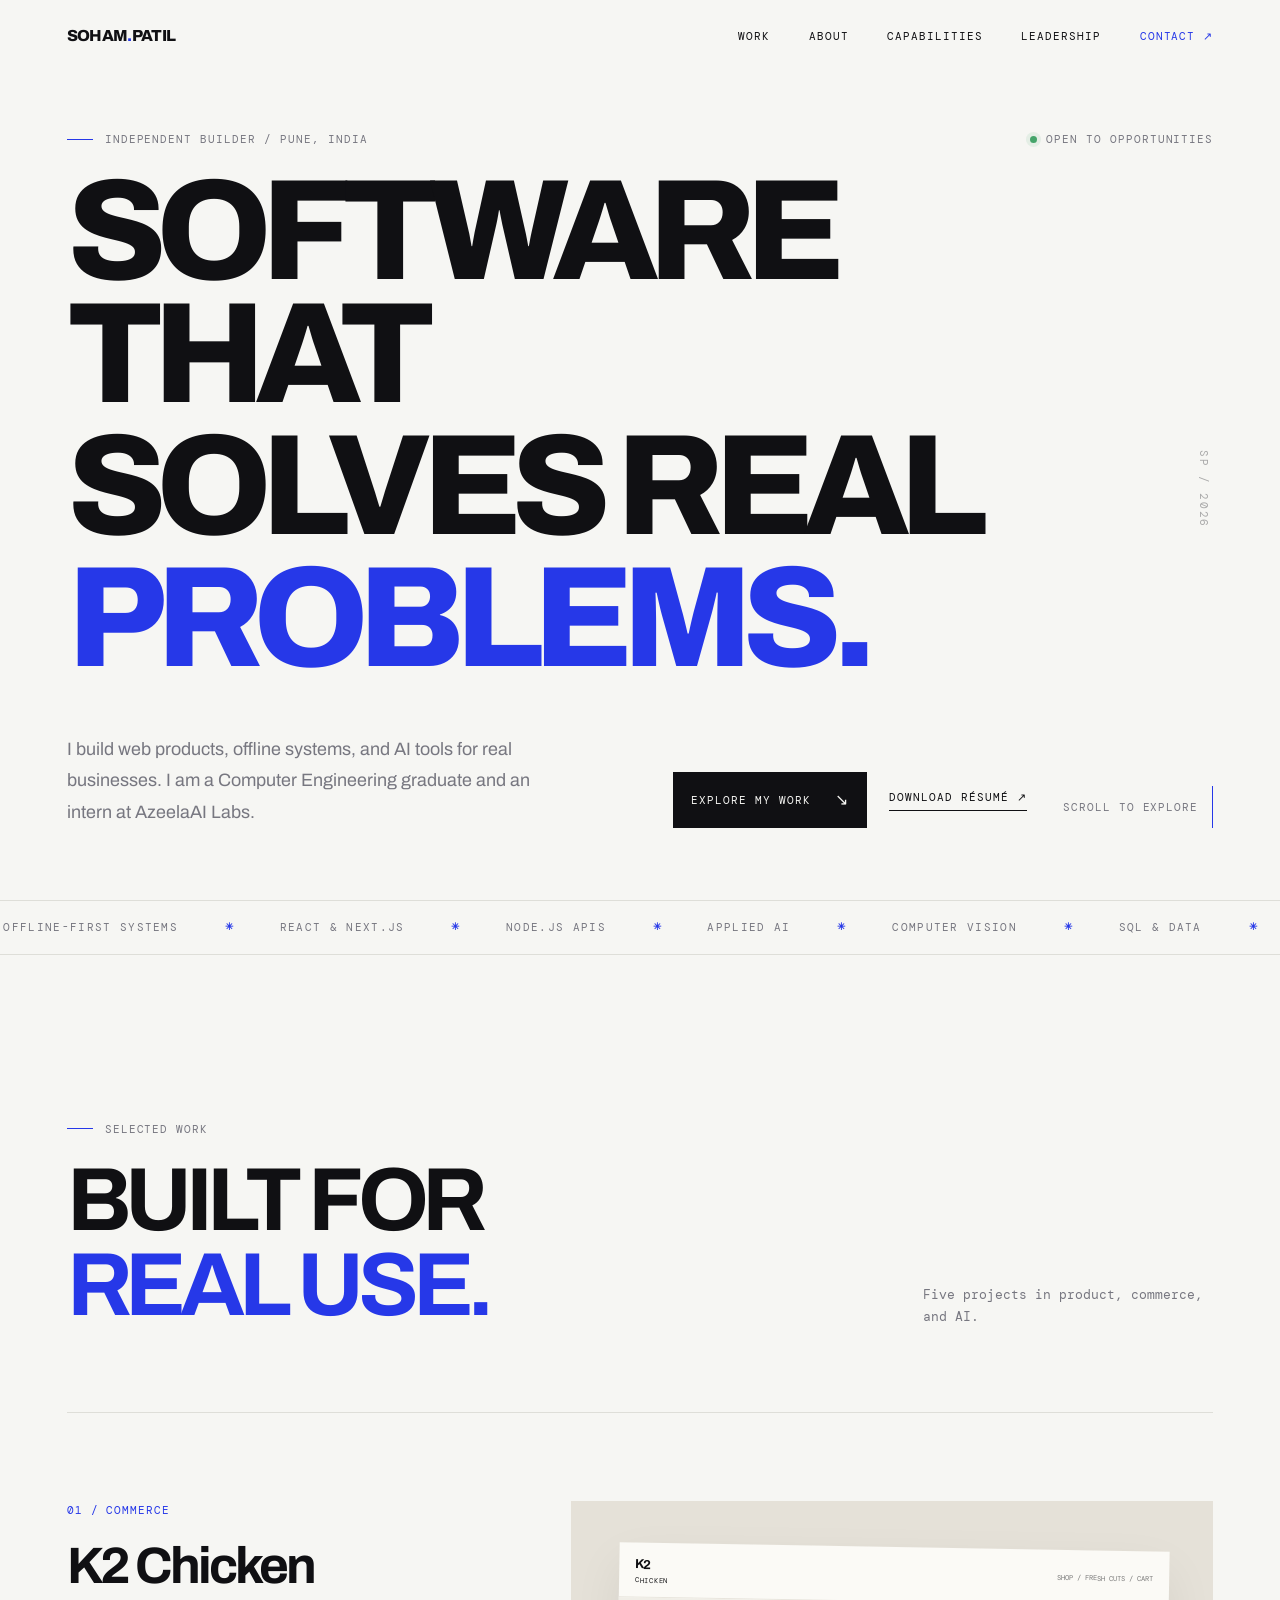
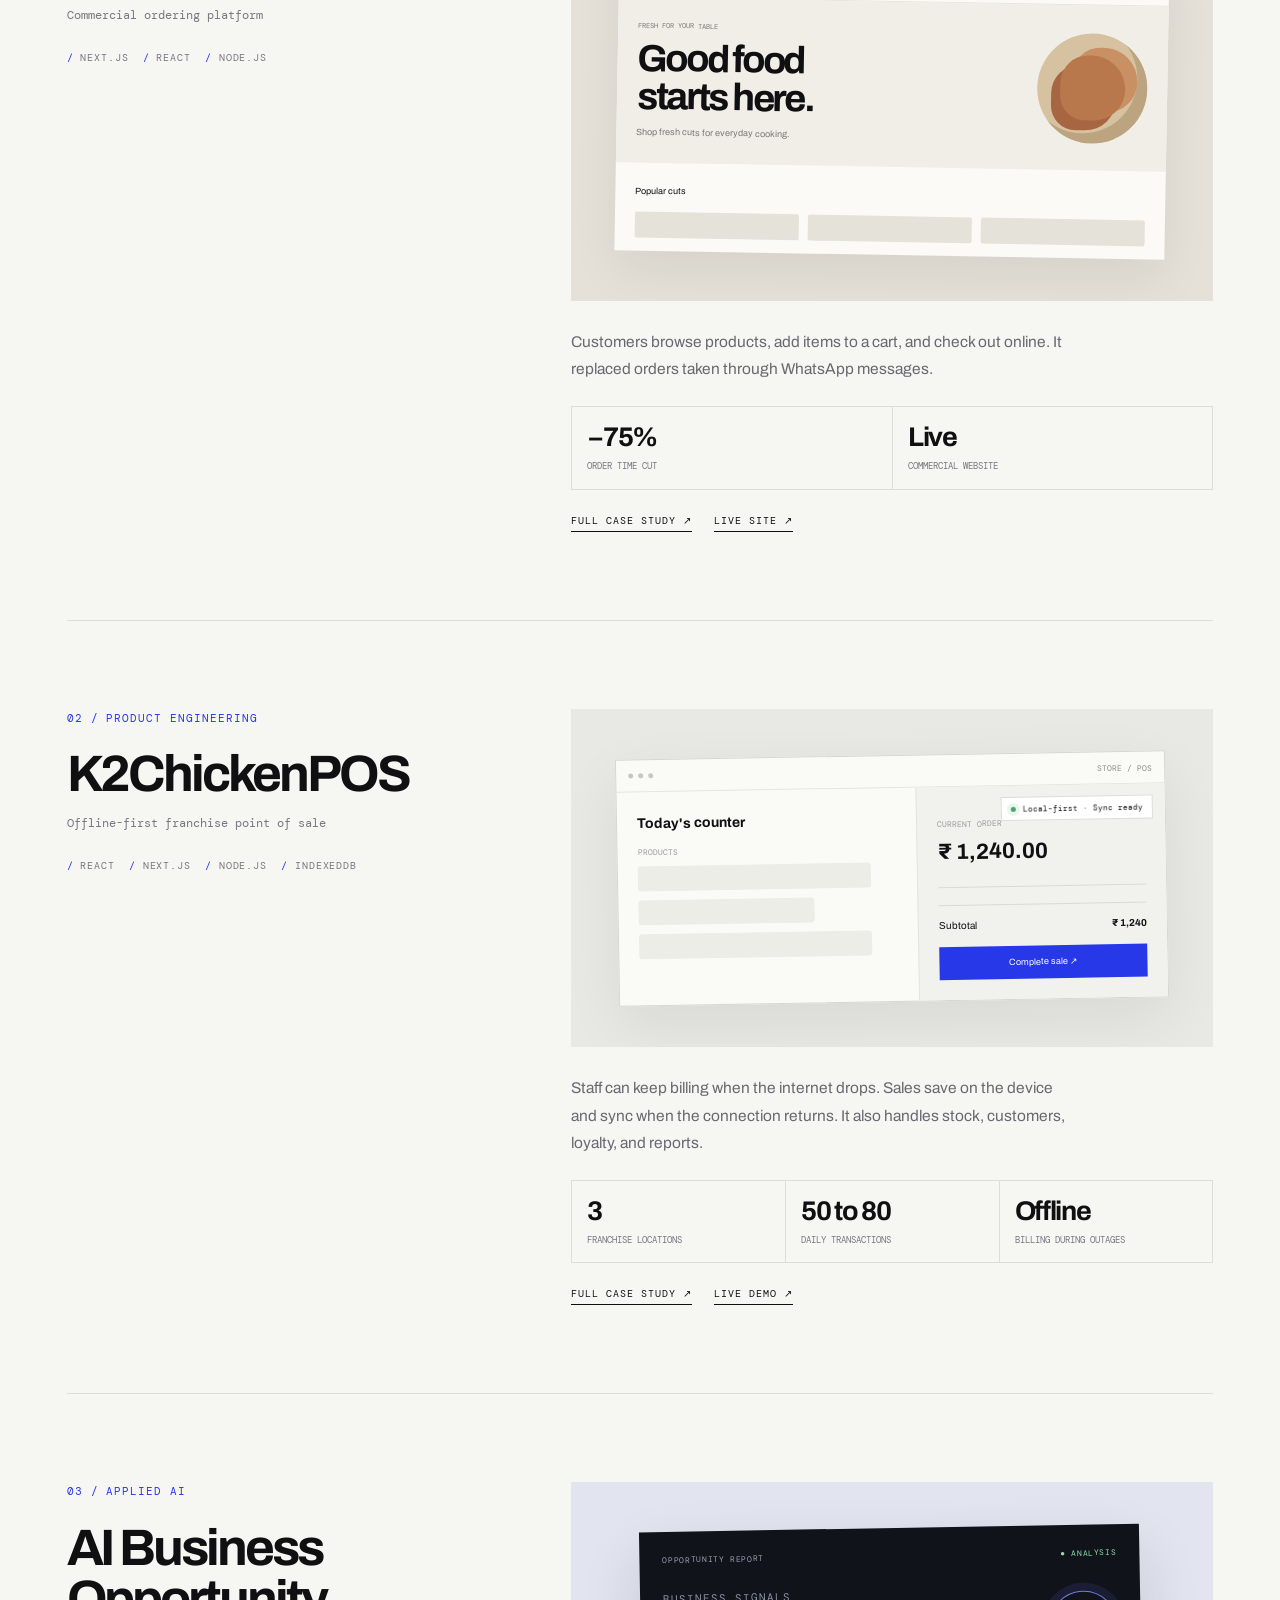
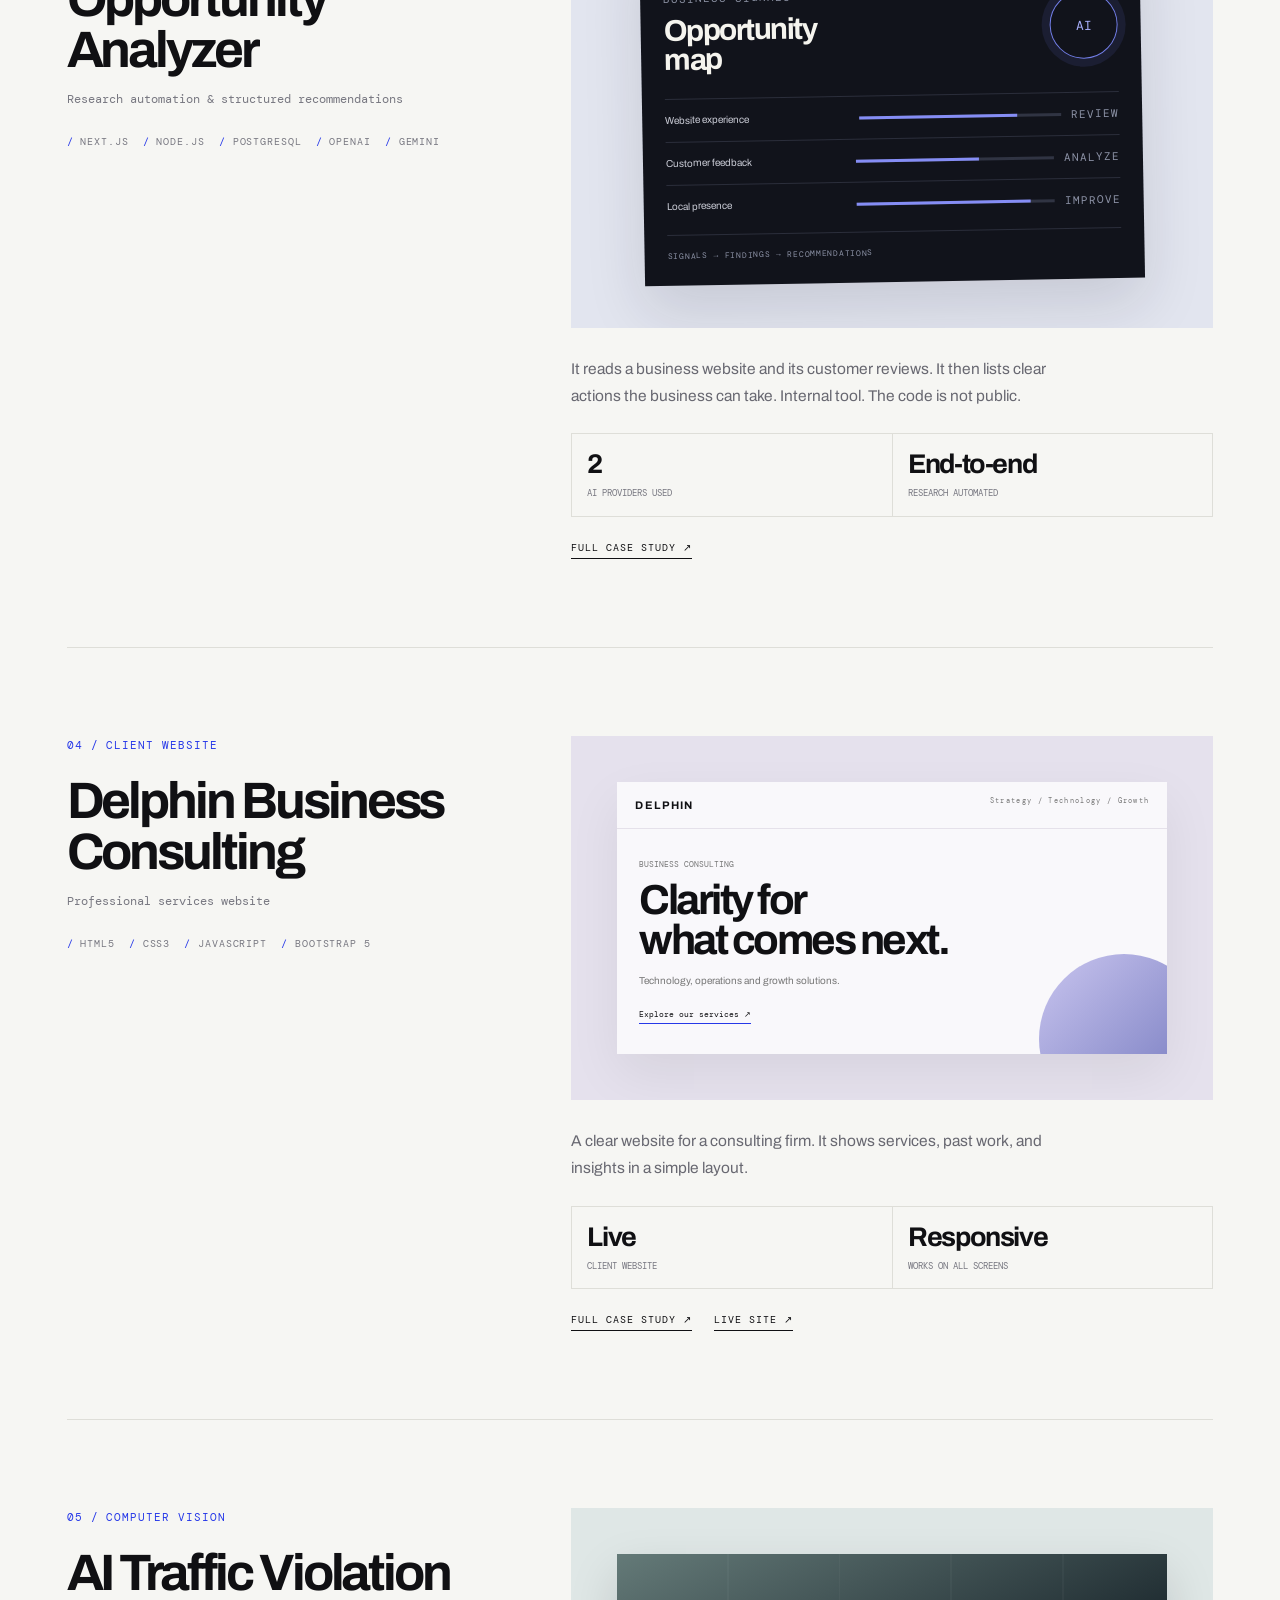
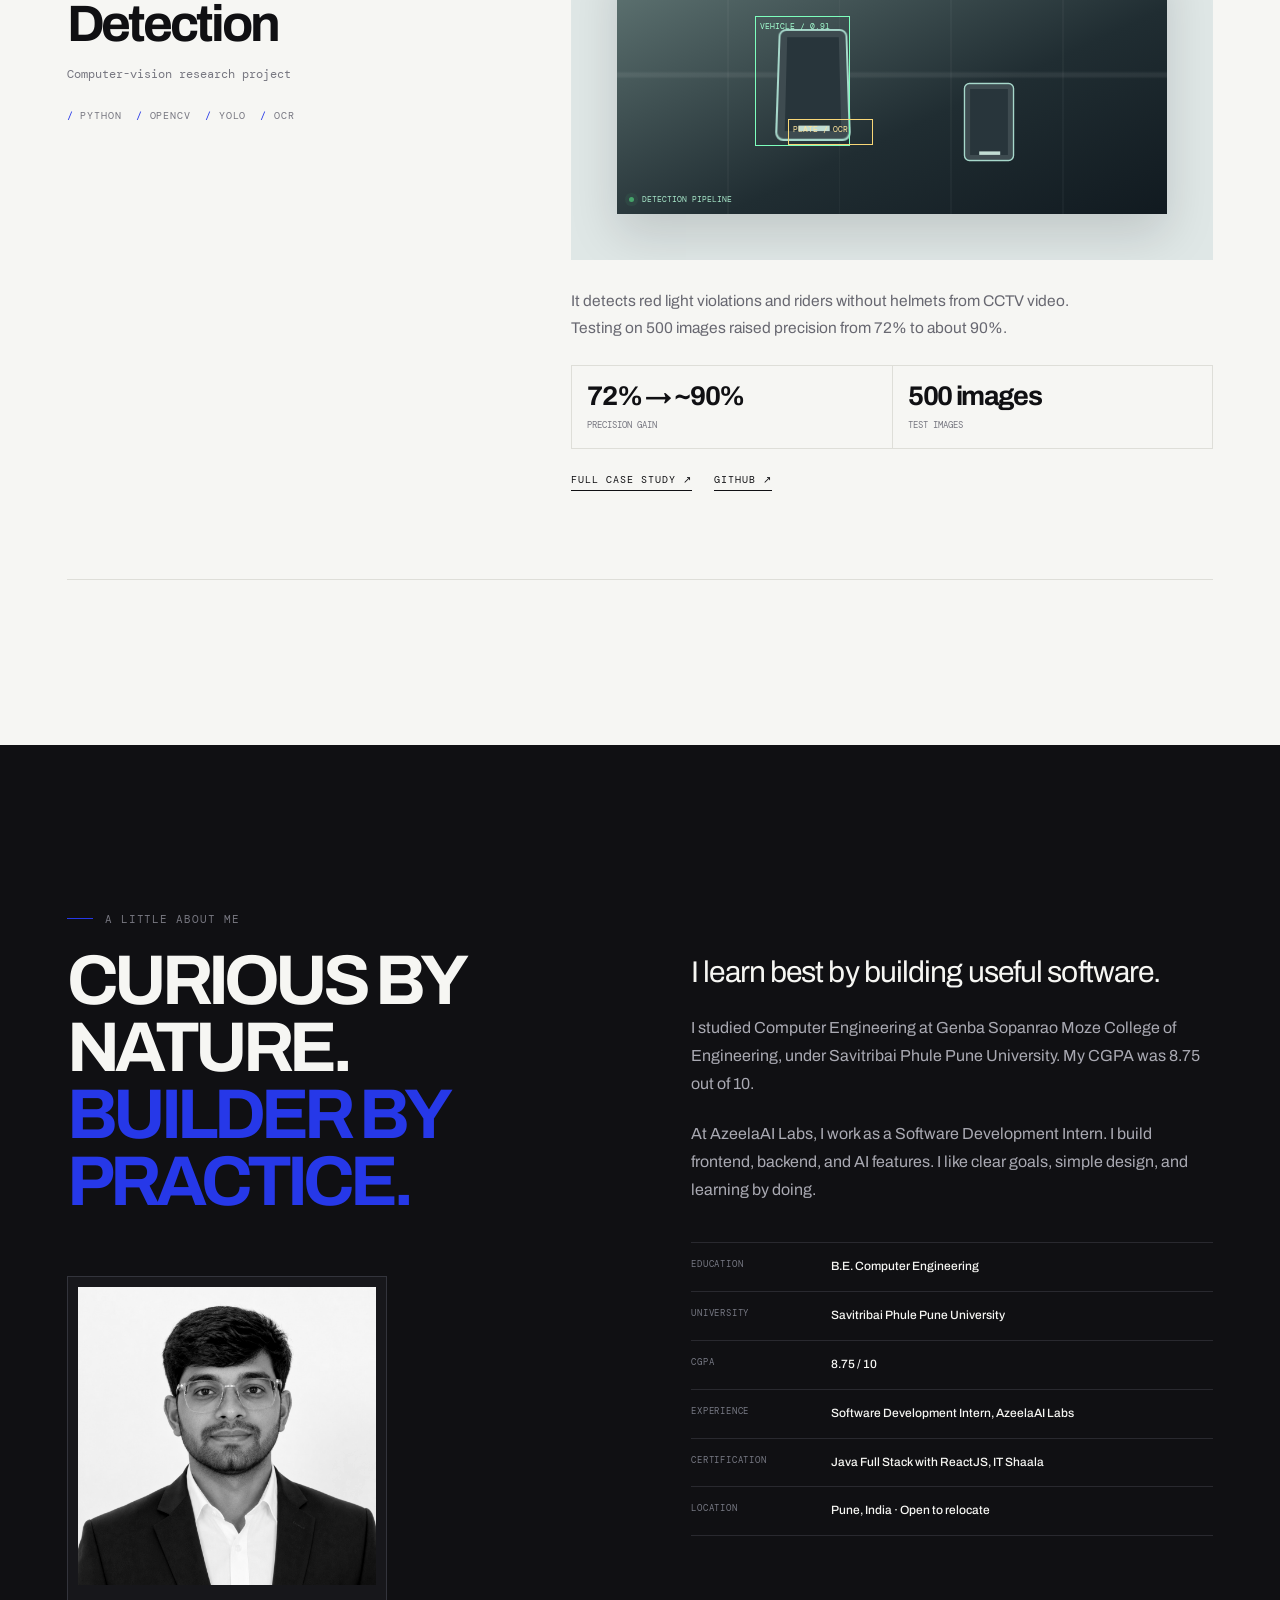
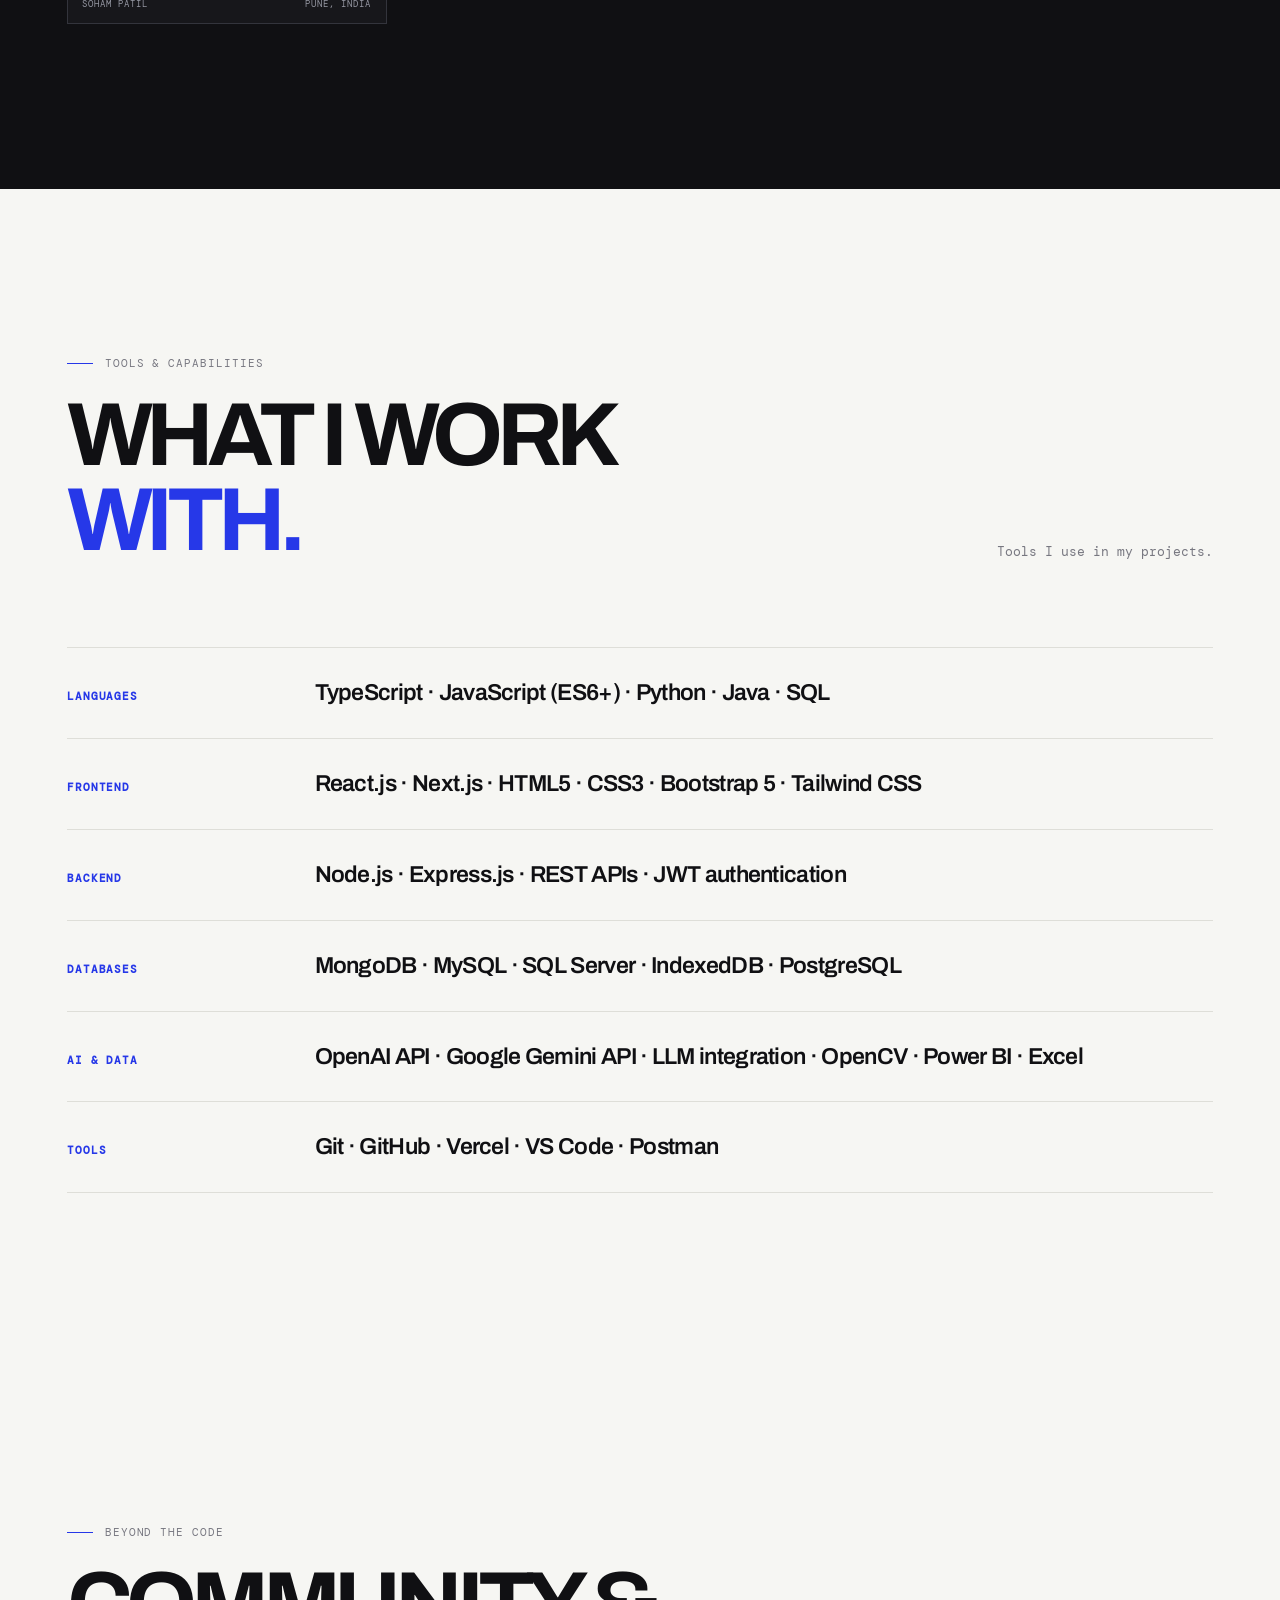
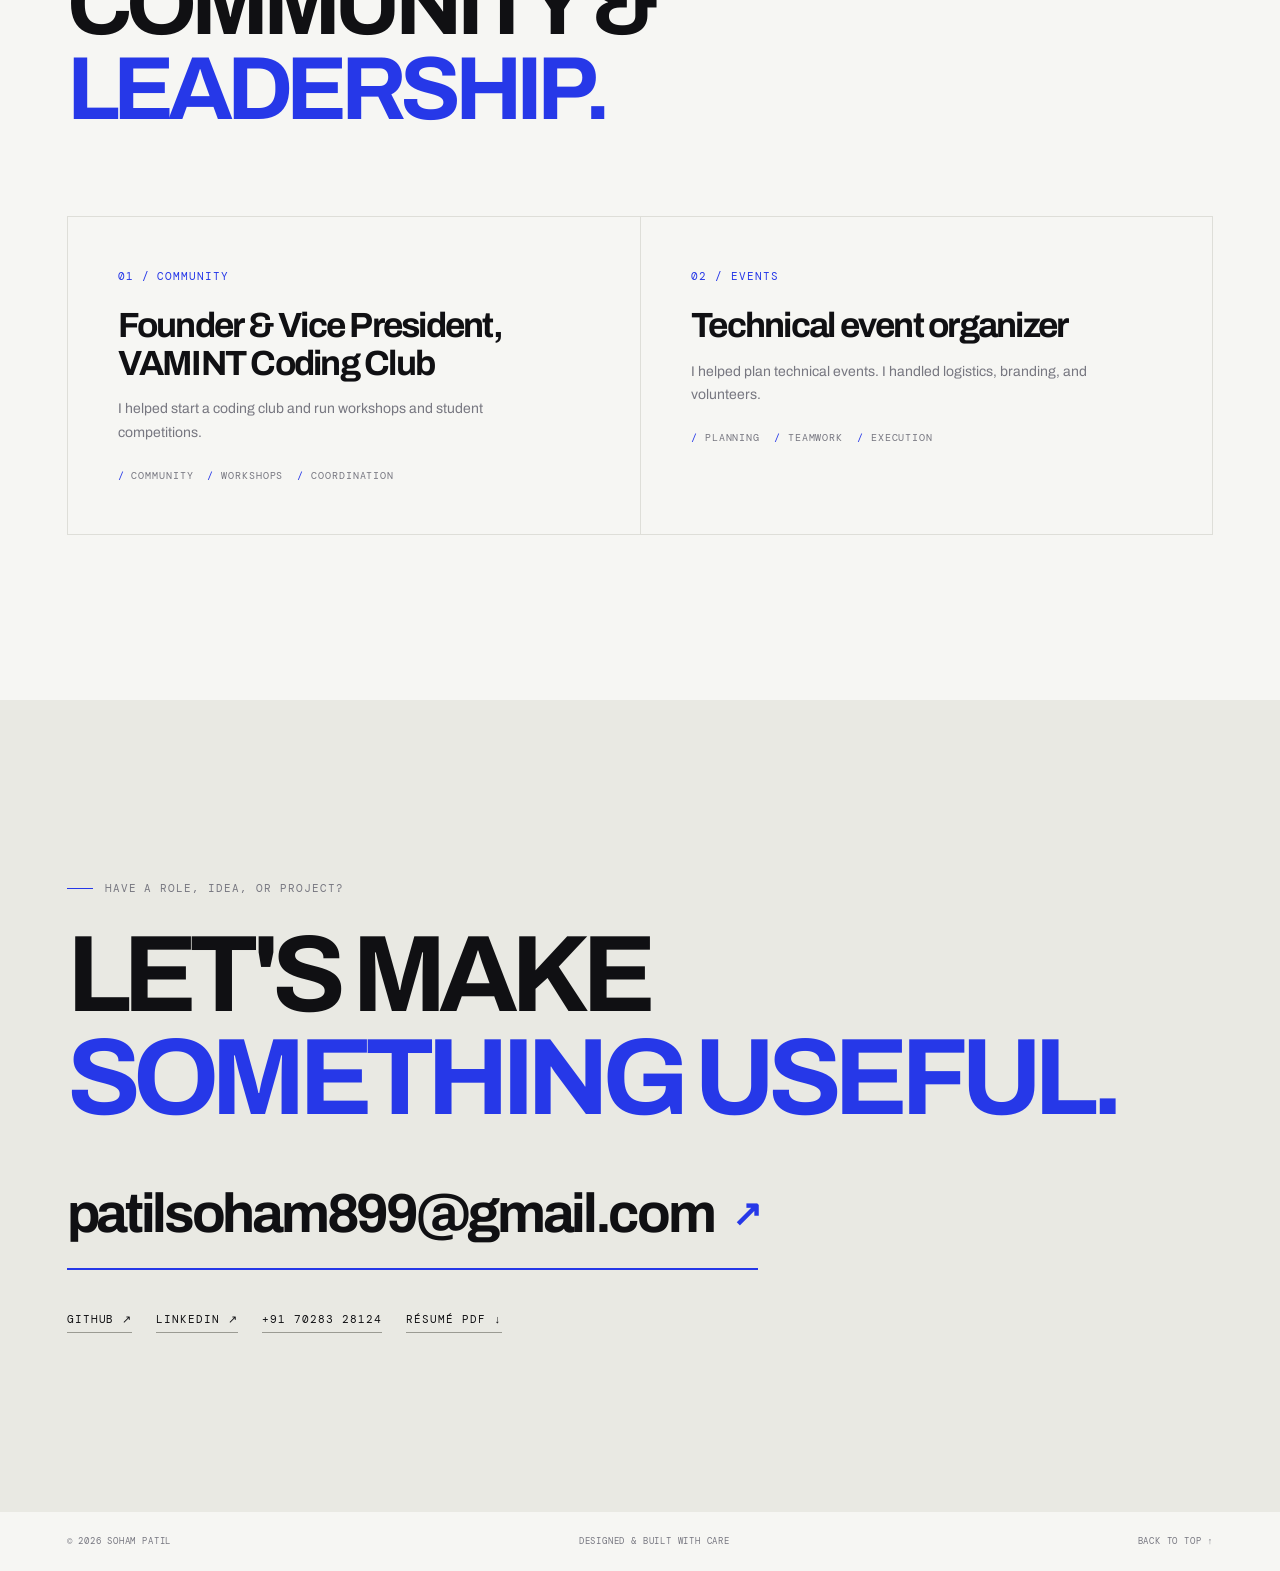
<file: index.html>
<!doctype html>
<html lang="en">
<head>
  <meta charset="utf-8">
  <meta name="viewport" content="width=device-width, initial-scale=1">
  <meta name="theme-color" content="#f6f6f3">
  <meta name="description" content="Soham Patil, Computer Engineering graduate building full-stack products, offline-first systems, and applied AI tools.">
  <title>Soham Patil, Software Developer</title>
  <link rel="preconnect" href="https://fonts.googleapis.com">
  <link rel="preconnect" href="https://fonts.gstatic.com" crossorigin>
  <link href="https://fonts.googleapis.com/css2?family=Archivo:wght@400;500;600;700;800&family=DM+Mono:wght@400;500&display=swap" rel="stylesheet">
  <link rel="stylesheet" href="assets/css/styles.css">
  <script defer src="assets/js/main.js"></script>
</head>
<body class="is-locked">
  <a class="skip-link" href="#main">Skip to content</a>
  <div class="intro" id="intro" aria-hidden="true">
    <div class="intro-name"><span>SOHAM</span><span>PATIL</span></div>
    <div class="intro-rule"></div>
    <div class="intro-meta"><span>Software Developer</span><span>Pune, India</span><span>Portfolio / 2026</span></div>
  </div>

  <header class="site-header" id="header">
    <a class="wordmark" href="#top" aria-label="Soham Patil home">SOHAM<span>.</span>PATIL</a>
    <button class="menu-toggle" id="menuToggle" aria-expanded="false" aria-controls="nav">Menu <span>＋</span></button>
    <nav class="nav" id="nav" aria-label="Main navigation">
      <a href="#work">Work</a><a href="#about">About</a><a href="#skills">Capabilities</a><a href="#leadership">Leadership</a><a class="nav-contact" href="#contact">Contact ↗</a>
    </nav>
  </header>

  <main id="main">
    <section class="hero" id="top">
      <div class="hero-topline"><span class="eyebrow">Independent builder / Pune, India</span><span class="availability"><i></i> Open to opportunities</span></div>
      <h1 class="hero-title"><span class="line"><span>Software that</span></span><span class="line"><span>solves real</span></span><span class="line accent-line"><span>problems.</span></span></h1>
      <div class="hero-bottom">
        <p>I build web products, offline systems, and AI tools for real businesses. I am a Computer Engineering graduate and an intern at AzeelaAI Labs.</p>
        <div class="hero-actions"><a class="button button-dark" href="#work">Explore my work <span>↘</span></a><a class="text-link" href="resume.pdf" download="Soham_Patil_Resume.pdf">Download résumé ↗</a></div>
        <div class="scroll-note"><span>Scroll to explore</span><i></i></div>
      </div>
      <div class="hero-index">SP / 2026</div>
    </section>

    <div class="ticker" aria-label="Technologies and focus areas"><div class="ticker-track">
      <span>Offline-first systems</span><b>✳</b><span>React &amp; Next.js</span><b>✳</b><span>Node.js APIs</span><b>✳</b><span>Applied AI</span><b>✳</b><span>Computer vision</span><b>✳</b><span>SQL &amp; data</span><b>✳</b>
    </div></div>

    <section class="section work-section" id="work">
      <div class="container">
        <div class="section-heading reveal"><div><p class="eyebrow">Selected work</p><h2>Built for<br><em>real use.</em></h2></div><p class="section-aside">Five projects in product, commerce, and AI.</p></div>

        <article class="project reveal">
          <div class="project-left"><div class="project-number">01 / Commerce</div><h3>K2 Chicken</h3><p class="project-subtitle">Commercial ordering platform</p><div class="project-tags"><span>Next.js</span><span>React</span><span>Node.js</span></div></div>
          <div class="project-right"><div class="project-art art-commerce"><div class="commerce-window"><div class="commerce-nav"><b>K2<span>CHICKEN</span></b><small>SHOP / FRESH CUTS / CART</small></div><div class="commerce-hero"><div><small>FRESH FOR YOUR TABLE</small><b>Good food<br>starts here.</b><span>Shop fresh cuts for everyday cooking.</span></div><div class="food-shape"><div class="food-shape-inner"></div></div></div><div class="commerce-products"><span>Popular cuts</span><div><i></i><i></i><i></i></div></div></div></div>
            <p class="project-description">Customers browse products, add items to a cart, and check out online. It replaced orders taken through WhatsApp messages.</p>
            <div class="project-stats"><div><b>−75%</b><span>Order time cut</span></div><div><b>Live</b><span>Commercial website</span></div></div>
            <div class="project-links"><a class="arrow-link" href="case-chicken-vicken.html">Full case study ↗</a><a class="arrow-link" href="https://www.k2chicken.com" target="_blank" rel="noopener">Live site ↗</a></div>
          </div>
        </article>

        <article class="project reveal">
          <div class="project-left"><div class="project-number">02 / Product Engineering</div><h3>K2ChickenPOS</h3><p class="project-subtitle">Offline-first franchise point of sale</p><div class="project-tags"><span>React</span><span>Next.js</span><span>Node.js</span><span>IndexedDB</span></div></div>
          <div class="project-right"><div class="project-art art-pos"><div class="art-window"><div class="window-bar"><i></i><i></i><i></i><span>STORE / POS</span></div><div class="pos-layout"><div class="pos-menu"><b>Today's counter</b><small>PRODUCTS</small><div class="fake-product"></div><div class="fake-product short"></div><div class="fake-product"></div></div><div class="pos-cart"><small>CURRENT ORDER</small><strong>₹ 1,240.00</strong><div class="cart-line"></div><div class="cart-line"></div><div class="cart-total"><span>Subtotal</span><b>₹ 1,240</b></div><div class="pay-button">Complete sale ↗</div></div></div><div class="offline-pill"><i></i> Local-first · Sync ready</div></div></div>
            <p class="project-description">Staff can keep billing when the internet drops. Sales save on the device and sync when the connection returns. It also handles stock, customers, loyalty, and reports.</p>
            <div class="project-stats"><div><b>3</b><span>Franchise locations</span></div><div><b>50 to 80</b><span>Daily transactions</span></div><div><b>Offline</b><span>Billing during outages</span></div></div>
            <div class="project-links"><a class="arrow-link" href="case-k2chickenpos.html">Full case study ↗</a><a class="arrow-link" href="https://k2-chicken-pos-web.vercel.app/store/pos" target="_blank" rel="noopener">Live demo ↗</a></div>
          </div>
        </article>

        <article class="project reveal">
          <div class="project-left"><div class="project-number">03 / Applied AI</div><h3>AI Business Opportunity Analyzer</h3><p class="project-subtitle">Research automation &amp; structured recommendations</p><div class="project-tags"><span>Next.js</span><span>Node.js</span><span>PostgreSQL</span><span>OpenAI</span><span>Gemini</span></div></div>
          <div class="project-right"><div class="project-art art-ai"><div class="ai-panel"><div class="ai-top"><span>OPPORTUNITY REPORT</span><span class="ai-live">● ANALYSIS</span></div><div class="ai-score"><div><small>BUSINESS SIGNALS</small><strong>Opportunity<br>map</strong></div><div class="score-ring"><span>AI</span></div></div><div class="signal"><span>Website experience</span><i><b style="width:78%"></b></i><small>Review</small></div><div class="signal"><span>Customer feedback</span><i><b style="width:62%"></b></i><small>Analyze</small></div><div class="signal"><span>Local presence</span><i><b style="width:88%"></b></i><small>Improve</small></div><div class="ai-footer">Signals → Findings → Recommendations</div></div></div>
            <p class="project-description">It reads a business website and its customer reviews. It then lists clear actions the business can take. Internal tool. The code is not public.</p>
            <div class="project-stats"><div><b>2</b><span>AI providers used</span></div><div><b>End-to-end</b><span>Research automated</span></div></div>
            <div class="project-links"><a class="arrow-link" href="case-ai-analyzer.html">Full case study ↗</a></div>
          </div>
        </article>

        <article class="project reveal">
          <div class="project-left"><div class="project-number">04 / Client Website</div><h3>Delphin Business Consulting</h3><p class="project-subtitle">Professional services website</p><div class="project-tags"><span>HTML5</span><span>CSS3</span><span>JavaScript</span><span>Bootstrap 5</span></div></div>
          <div class="project-right"><div class="project-art art-delphin"><div class="delphin-window"><div class="delphin-nav">DELPHIN <span>Strategy / Technology / Growth</span></div><div class="delphin-copy"><small>BUSINESS CONSULTING</small><b>Clarity for<br>what comes next.</b><span>Technology, operations and growth solutions.</span><i>Explore our services ↗</i></div><div class="delphin-orb"></div></div></div>
            <p class="project-description">A clear website for a consulting firm. It shows services, past work, and insights in a simple layout.</p>
            <div class="project-stats"><div><b>Live</b><span>Client website</span></div><div><b>Responsive</b><span>Works on all screens</span></div></div>
            <div class="project-links"><a class="arrow-link" href="case-delphin.html">Full case study ↗</a><a class="arrow-link" href="https://www.delphin.in/" target="_blank" rel="noopener">Live site ↗</a></div>
          </div>
        </article>

        <article class="project reveal">
          <div class="project-left"><div class="project-number">05 / Computer Vision</div><h3>AI Traffic Violation Detection</h3><p class="project-subtitle">Computer-vision research project</p><div class="project-tags"><span>Python</span><span>OpenCV</span><span>YOLO</span><span>OCR</span></div></div>
          <div class="project-right"><div class="project-art art-vision"><div class="vision-frame"><div class="road-lines"></div><div class="vehicle vehicle-one"><i></i></div><div class="vehicle vehicle-two"><i></i></div><div class="detect-box box-one"><span>VEHICLE / 0.91</span></div><div class="detect-box box-two"><span>PLATE / OCR</span></div><div class="vision-status"><i></i> DETECTION PIPELINE</div></div></div>
            <p class="project-description">It detects red light violations and riders without helmets from CCTV video. Testing on 500 images raised precision from 72% to about 90%.</p>
            <div class="project-stats"><div><b>72% → ~90%</b><span>Precision gain</span></div><div><b>500 images</b><span>Test images</span></div></div>
            <div class="project-links"><a class="arrow-link" href="case-traffic-detection.html">Full case study ↗</a><a class="arrow-link" href="https://github.com/SohamPatil01/FinalYearProject-" target="_blank" rel="noopener">GitHub ↗</a></div>
          </div>
        </article>
      </div>
    </section>

    <section class="about-section" id="about">
      <div class="container about-grid">
        <div class="about-heading reveal"><p class="eyebrow">A little about me</p><h2>Curious by nature.<br><em>Builder by practice.</em></h2>
          <figure class="portrait-photo"><div class="ph"><img src="soham-portrait.jpg" alt="Soham Patil" width="800" height="800" loading="lazy"></div><figcaption><span>Soham Patil</span><span>Pune, India</span></figcaption></figure>
        </div>
        <div class="about-copy reveal"><p class="about-lede">I learn best by building useful software.</p><p>I studied Computer Engineering at Genba Sopanrao Moze College of Engineering, under Savitribai Phule Pune University. My CGPA was 8.75 out of 10.</p><p>At AzeelaAI Labs, I work as a Software Development Intern. I build frontend, backend, and AI features. I like clear goals, simple design, and learning by doing.</p>
          <div class="facts"><div><span>Education</span><b>B.E. Computer Engineering</b></div><div><span>University</span><b>Savitribai Phule Pune University</b></div><div><span>CGPA</span><b>8.75 / 10</b></div><div><span>Experience</span><b>Software Development Intern, AzeelaAI Labs</b></div><div><span>Certification</span><b>Java Full Stack with ReactJS, IT Shaala</b></div><div><span>Location</span><b>Pune, India · Open to relocate</b></div></div>
        </div>
      </div>
    </section>

    <section class="skills-section section" id="skills">
      <div class="container">
        <div class="section-heading reveal"><div><p class="eyebrow">Tools &amp; capabilities</p><h2>What I work<br><em>with.</em></h2></div><p class="section-aside">Tools I use in my projects.</p></div>
        <div class="skill-list reveal">
          <div class="skill-row"><h3>Languages</h3><p>TypeScript · JavaScript (ES6+) · Python · Java · SQL</p></div>
          <div class="skill-row"><h3>Frontend</h3><p>React.js · Next.js · HTML5 · CSS3 · Bootstrap 5 · Tailwind CSS</p></div>
          <div class="skill-row"><h3>Backend</h3><p>Node.js · Express.js · REST APIs · JWT authentication</p></div>
          <div class="skill-row"><h3>Databases</h3><p>MongoDB · MySQL · SQL Server · IndexedDB · PostgreSQL</p></div>
          <div class="skill-row"><h3>AI &amp; data</h3><p>OpenAI API · Google Gemini API · LLM integration · OpenCV · Power BI · Excel</p></div>
          <div class="skill-row"><h3>Tools</h3><p>Git · GitHub · Vercel · VS Code · Postman</p></div>
        </div>
      </div>
    </section>

    <section class="leadership-section section" id="leadership">
      <div class="container">
        <div class="section-heading reveal"><div><p class="eyebrow">Beyond the code</p><h2>Community &amp;<br><em>leadership.</em></h2></div></div>
        <div class="leadership-grid reveal"><article><span class="project-number">01 / Community</span><h3>Founder &amp; Vice President, VAMINT Coding Club</h3><p>I helped start a coding club and run workshops and student competitions.</p><div class="project-tags"><span>Community</span><span>Workshops</span><span>Coordination</span></div></article><article><span class="project-number">02 / Events</span><h3>Technical event organizer</h3><p>I helped plan technical events. I handled logistics, branding, and volunteers.</p><div class="project-tags"><span>Planning</span><span>Teamwork</span><span>Execution</span></div></article></div>
      </div>
    </section>

    <section class="contact-section" id="contact">
      <div class="container reveal"><p class="eyebrow">Have a role, idea, or project?</p><h2>Let's make<br><em>something useful.</em></h2><a class="email-link" href="mailto:patilsoham899@gmail.com">patilsoham899@gmail.com <span>↗</span></a><div class="contact-links"><a href="https://github.com/SohamPatil01" target="_blank" rel="noopener">GitHub ↗</a><a href="https://www.linkedin.com/in/soham-patil-dev/" target="_blank" rel="noopener">LinkedIn ↗</a><a href="tel:+917028328124">+91 70283 28124</a><a href="resume.pdf" download="Soham_Patil_Resume.pdf">Résumé PDF ↓</a></div></div>
    </section>
  </main>
  <footer><span>© <span id="year">2026</span> Soham Patil</span><span>Designed &amp; built with care</span><a href="#top">Back to top ↑</a></footer>
</body>
</html>
</file>
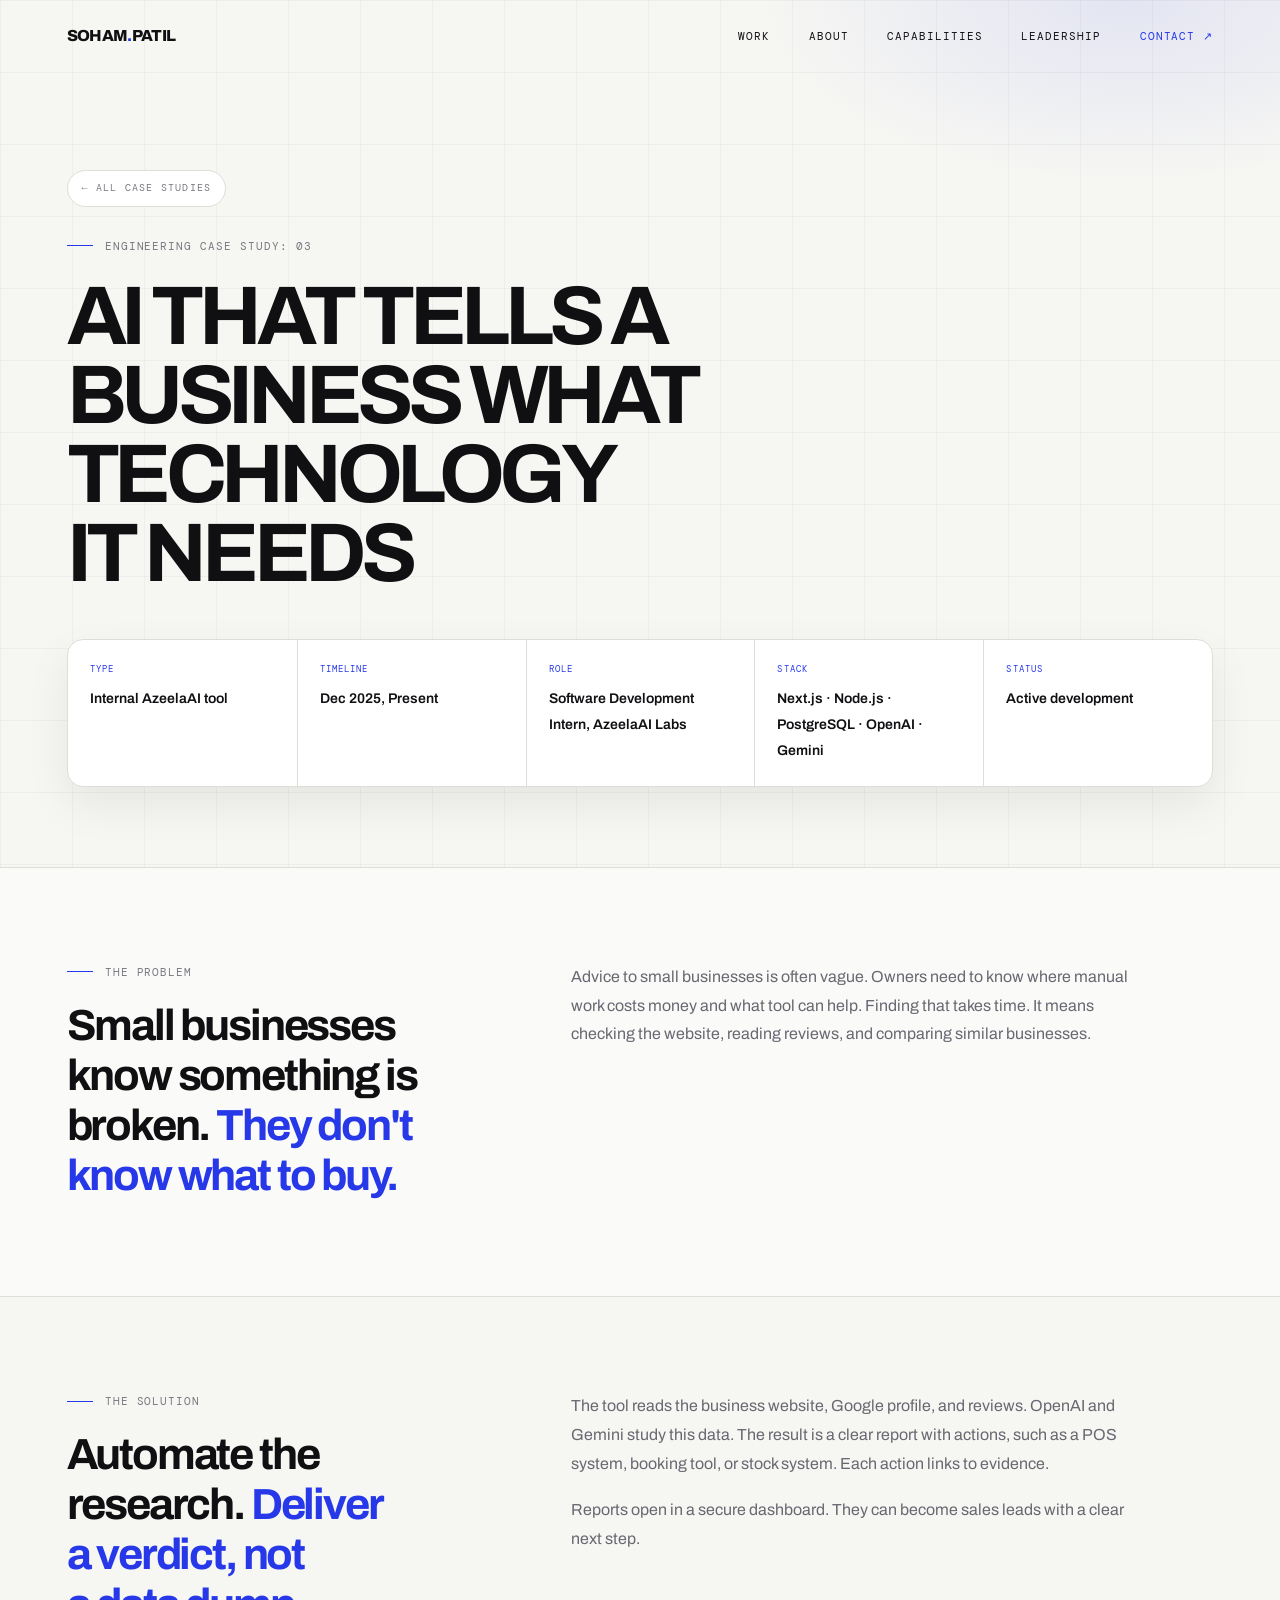
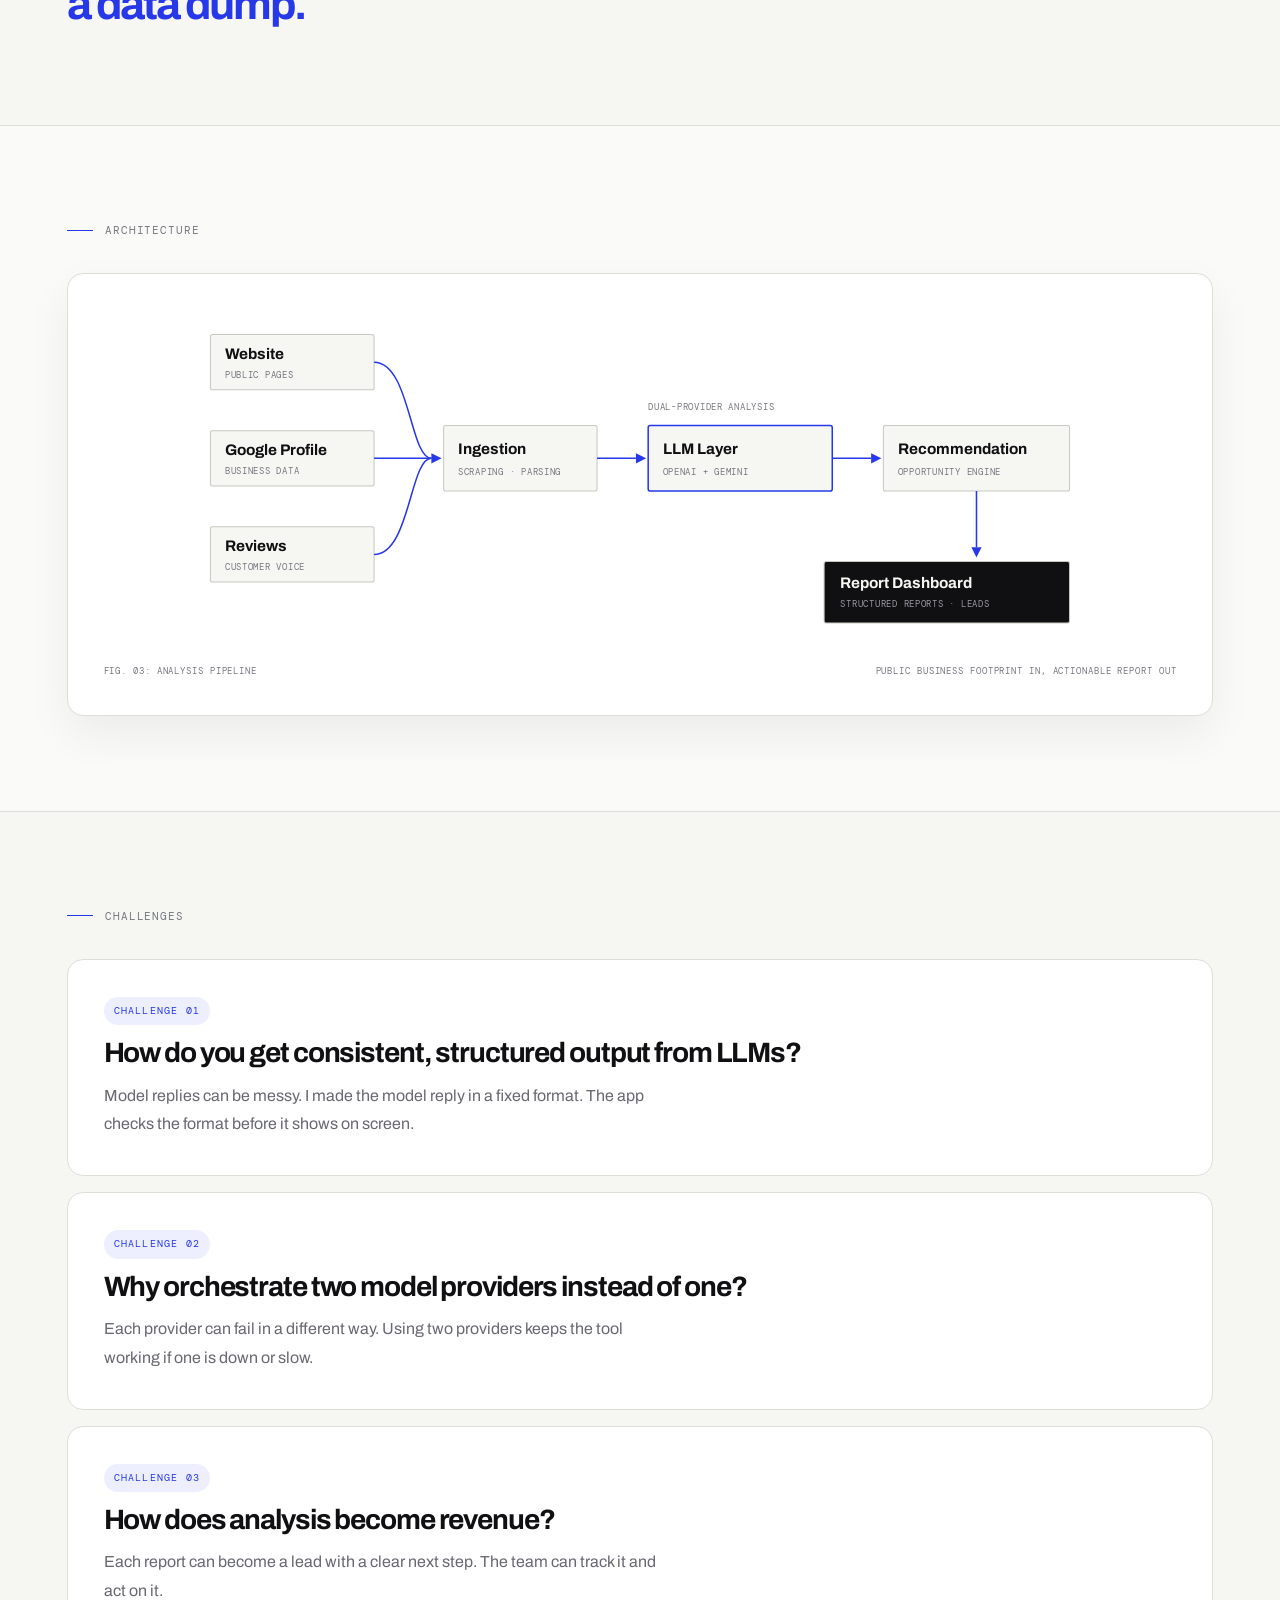
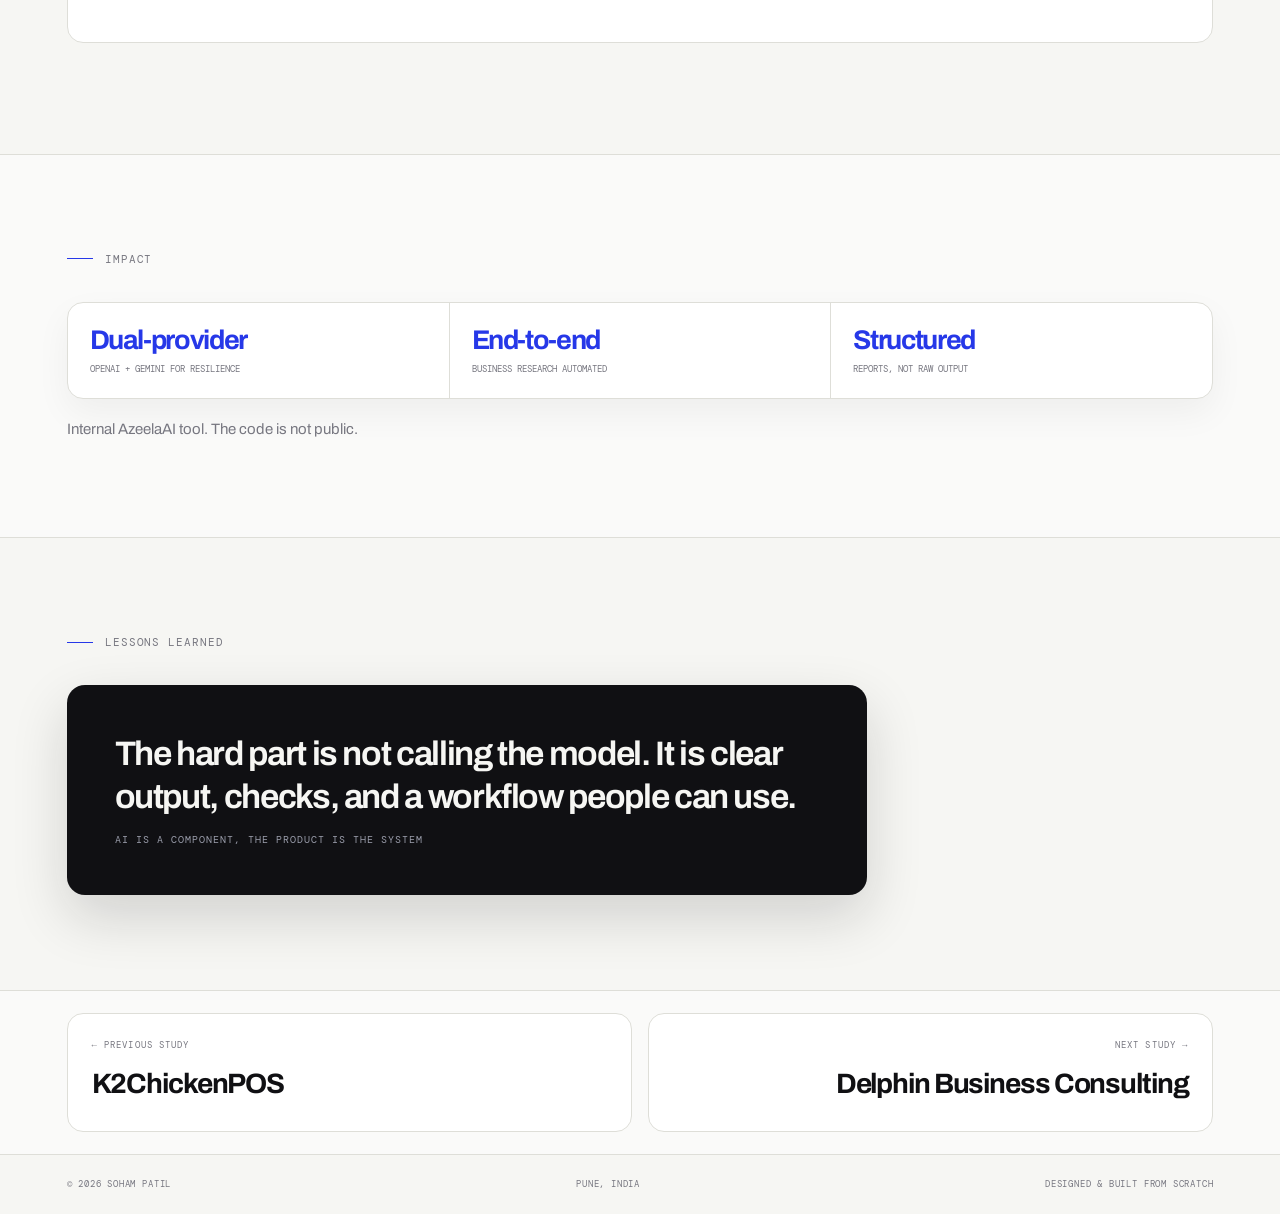
<file: case-ai-analyzer.html>
<!DOCTYPE html>
<html lang="en">
<head>
<meta charset="UTF-8" />
<meta name="viewport" content="width=device-width, initial-scale=1.0" />
<title>AI Business Opportunity Analyzer, Engineering Case Study: Soham Patil</title>
<meta name="description" content="An AI platform that analyzes a business's digital footprint and recommends the technology it actually needs. Architecture and trade-offs." />
<link rel="preconnect" href="https://fonts.googleapis.com">
  <link rel="preconnect" href="https://fonts.gstatic.com" crossorigin>
  <link href="https://fonts.googleapis.com/css2?family=Archivo:wght@400;500;600;700;800&family=DM+Mono:wght@400;500&display=swap" rel="stylesheet">
  <link rel="stylesheet" href="assets/css/styles.css">
  <link rel="stylesheet" href="assets/css/case.css">
  <script defer src="assets/js/main.js"></script>
</head>
<body>
<header class="site-header visible" id="header">
    <a class="wordmark" href="index.html" aria-label="Soham Patil home">SOHAM<span>.</span>PATIL</a>
    <button class="menu-toggle" id="menuToggle" aria-expanded="false" aria-controls="nav">Menu <span>＋</span></button>
    <nav class="nav" id="nav" aria-label="Main navigation">
      <a href="index.html#work">Work</a><a href="index.html#about">About</a><a href="index.html#skills">Capabilities</a><a href="index.html#leadership">Leadership</a><a class="nav-contact" href="index.html#contact">Contact ↗</a>
    </nav>
  </header>
<div class="scroll-progress" id="scrollProgress" aria-hidden="true"></div>
<section class="cs-hero">
  <div class="wrap">
    <a class="back-link" href="index.html#work">← All case studies</a>
    <div class="eyebrow">Engineering Case Study: 03</div>
    <h1>AI that tells a business what technology it needs</h1>
    <div class="cs-meta reveal">
      <div><small>Type</small><span>Internal AzeelaAI tool</span></div>
      <div><small>Timeline</small><span>Dec 2025, Present</span></div>
      <div><small>Role</small><span>Software Development Intern, AzeelaAI Labs</span></div>
      <div><small>Stack</small><span>Next.js · Node.js · PostgreSQL · OpenAI · Gemini</span></div>
      <div><small>Status</small><span>Active development</span></div>
    </div>
  </div>
</section>

<section class="cs-section">
  <div class="wrap">
    <div class="cs-cols">
      <div class="reveal">
        <div class="eyebrow">The Problem</div>
        <p class="cs-lede">Small businesses know something is broken. <em>They don't know what to buy.</em></p>
      </div>
      <div class="cs-body reveal">
        <p>Advice to small businesses is often vague. Owners need to know where manual work costs money and what tool can help. Finding that takes time. It means checking the website, reading reviews, and comparing similar businesses.</p>
      </div>
    </div>
  </div>
</section>

<section class="cs-section">
  <div class="wrap">
    <div class="cs-cols">
      <div class="reveal">
        <div class="eyebrow">The Solution</div>
        <p class="cs-lede">Automate the research. <em>Deliver a verdict, not a data dump.</em></p>
      </div>
      <div class="cs-body reveal">
        <p>The tool reads the business website, Google profile, and reviews. OpenAI and Gemini study this data. The result is a clear report with actions, such as a POS system, booking tool, or stock system. Each action links to evidence.</p>
        <p>Reports open in a secure dashboard. They can become sales leads with a clear next step.</p>
      </div>
    </div>
  </div>
</section>

<section class="cs-section">
  <div class="wrap">
    <div class="eyebrow" style="margin-bottom:34px">Architecture</div>
    <div class="diagram-wrap">
      <svg viewBox="0 0 880 330" xmlns="http://www.w3.org/2000/svg" role="img" aria-label="AI Analyzer architecture: website, Google profile and reviews feed a scraper, then an LLM layer, recommendation engine, and report dashboard">
        <!-- inputs -->
        <g class="dg-node" style="--d:.0s">
          <rect x="20" y="24" width="160" height="54" rx="2"/>
          <text x="34" y="48">Website</text>
          <text class="sub" x="34" y="66">Public pages</text>
        </g>
        <g class="dg-node" style="--d:.1s">
          <rect x="20" y="118" width="160" height="54" rx="2"/>
          <text x="34" y="142">Google Profile</text>
          <text class="sub" x="34" y="160">Business data</text>
        </g>
        <g class="dg-node" style="--d:.2s">
          <rect x="20" y="212" width="160" height="54" rx="2"/>
          <text x="34" y="236">Reviews</text>
          <text class="sub" x="34" y="254">Customer voice</text>
        </g>
        <!-- converge -->
        <path class="dg-wire" style="--d:.3s" d="M180,51 C215,51 215,145 236,145"/>
        <path class="dg-wire" style="--d:.35s" d="M180,145 L236,145"/>
        <path class="dg-wire" style="--d:.4s" d="M180,239 C215,239 215,145 236,145"/>
        <polygon class="dg-arrow" style="--d:.75s" points="236,140 246,145 236,150"/>
        <g class="dg-node" style="--d:.45s">
          <rect x="248" y="113" width="150" height="64" rx="2"/>
          <text x="262" y="141">Ingestion</text>
          <text class="sub" x="262" y="161">Scraping · parsing</text>
        </g>
        <path class="dg-wire" style="--d:.65s" d="M398,145 L436,145"/>
        <polygon class="dg-arrow" style="--d:1s" points="436,140 446,145 436,150"/>
        <g class="dg-node accent" style="--d:.7s">
          <rect x="448" y="113" width="180" height="64" rx="2"/>
          <text x="462" y="141">LLM Layer</text>
          <text class="sub" x="462" y="161">OpenAI + Gemini</text>
        </g>
        <path class="dg-wire" style="--d:.9s" d="M628,145 L666,145"/>
        <polygon class="dg-arrow" style="--d:1.25s" points="666,140 676,145 666,150"/>
        <g class="dg-node" style="--d:.95s">
          <rect x="678" y="113" width="182" height="64" rx="2"/>
          <text x="692" y="141">Recommendation</text>
          <text class="sub" x="692" y="161">Opportunity engine</text>
        </g>
        <!-- down to dashboard -->
        <path class="dg-wire" style="--d:1.15s" d="M769,177 L769,232"/>
        <polygon class="dg-arrow" style="--d:1.5s" points="764,232 769,242 774,232"/>
        <g class="dg-node dark" style="--d:1.2s">
          <rect x="620" y="246" width="240" height="60" rx="2"/>
          <text x="636" y="272">Report Dashboard</text>
          <text class="sub" x="636" y="290">Structured reports · leads</text>
        </g>
        <text class="dg-label" x="448" y="98">dual-provider analysis</text>
      </svg>
      <div class="diagram-caption">
        <span>Fig. 03: Analysis pipeline</span>
        <span>Public business footprint in, actionable report out</span>
      </div>
    </div>
  </div>
</section>

<section class="cs-section">
  <div class="wrap">
    <div class="eyebrow" style="margin-bottom:34px">Challenges</div>
    <div class="reveal">
      <div class="challenge">
        <span class="q">Challenge 01</span>
        <h4>How do you get consistent, structured output from LLMs?</h4>
        <p>Model replies can be messy. I made the model reply in a fixed format. The app checks the format before it shows on screen.</p>
      </div>
      <div class="challenge">
        <span class="q">Challenge 02</span>
        <h4>Why orchestrate two model providers instead of one?</h4>
        <p>Each provider can fail in a different way. Using two providers keeps the tool working if one is down or slow.</p>
      </div>
      <div class="challenge">
        <span class="q">Challenge 03</span>
        <h4>How does analysis become revenue?</h4>
        <p>Each report can become a lead with a clear next step. The team can track it and act on it.</p>
      </div>
    </div>
  </div>
</section>

<section class="cs-section">
  <div class="wrap">
    <div class="eyebrow" style="margin-bottom:34px">Impact</div>
    <div class="metrics reveal" style="margin-bottom:18px">
      <div class="metric"><b>Dual-provider</b><small>OpenAI + Gemini for resilience</small></div>
      <div class="metric"><b>End-to-end</b><small>Business research automated</small></div>
      <div class="metric"><b>Structured</b><small>Reports, not raw output</small></div>
    </div>
    <p style="color:var(--fog);max-width:58ch;font-size:15px;">Internal AzeelaAI tool. The code is not public.</p>
  </div>
</section>

<section class="cs-section">
  <div class="wrap">
    <div class="eyebrow" style="margin-bottom:34px">Lessons Learned</div>
    <div class="lesson reveal">
      The hard part is not calling the model. It is clear output, checks, and a workflow people can use.
      <small>AI is a component, the product is the system</small>
    </div>
  </div>
</section>

<div class="cs-nav">
  <a href="case-k2chickenpos.html"><small>← Previous study</small><b>K2ChickenPOS</b></a>
  <a href="case-delphin.html"><small>Next study →</small><b>Delphin Business Consulting</b></a>
</div>

<div id="lightbox" class="lightbox-modal">
  <div class="lightbox-content">
    <button id="lightbox-close" class="lightbox-close">&times;</button>
    <div class="lightbox-inner"></div>
  </div>
</div>
<footer>
  <span>&copy; 2026 Soham Patil</span>
  <span>Pune, India</span>
  <span>Designed &amp; built from scratch</span>
</footer>
</body>
</html>
</file>
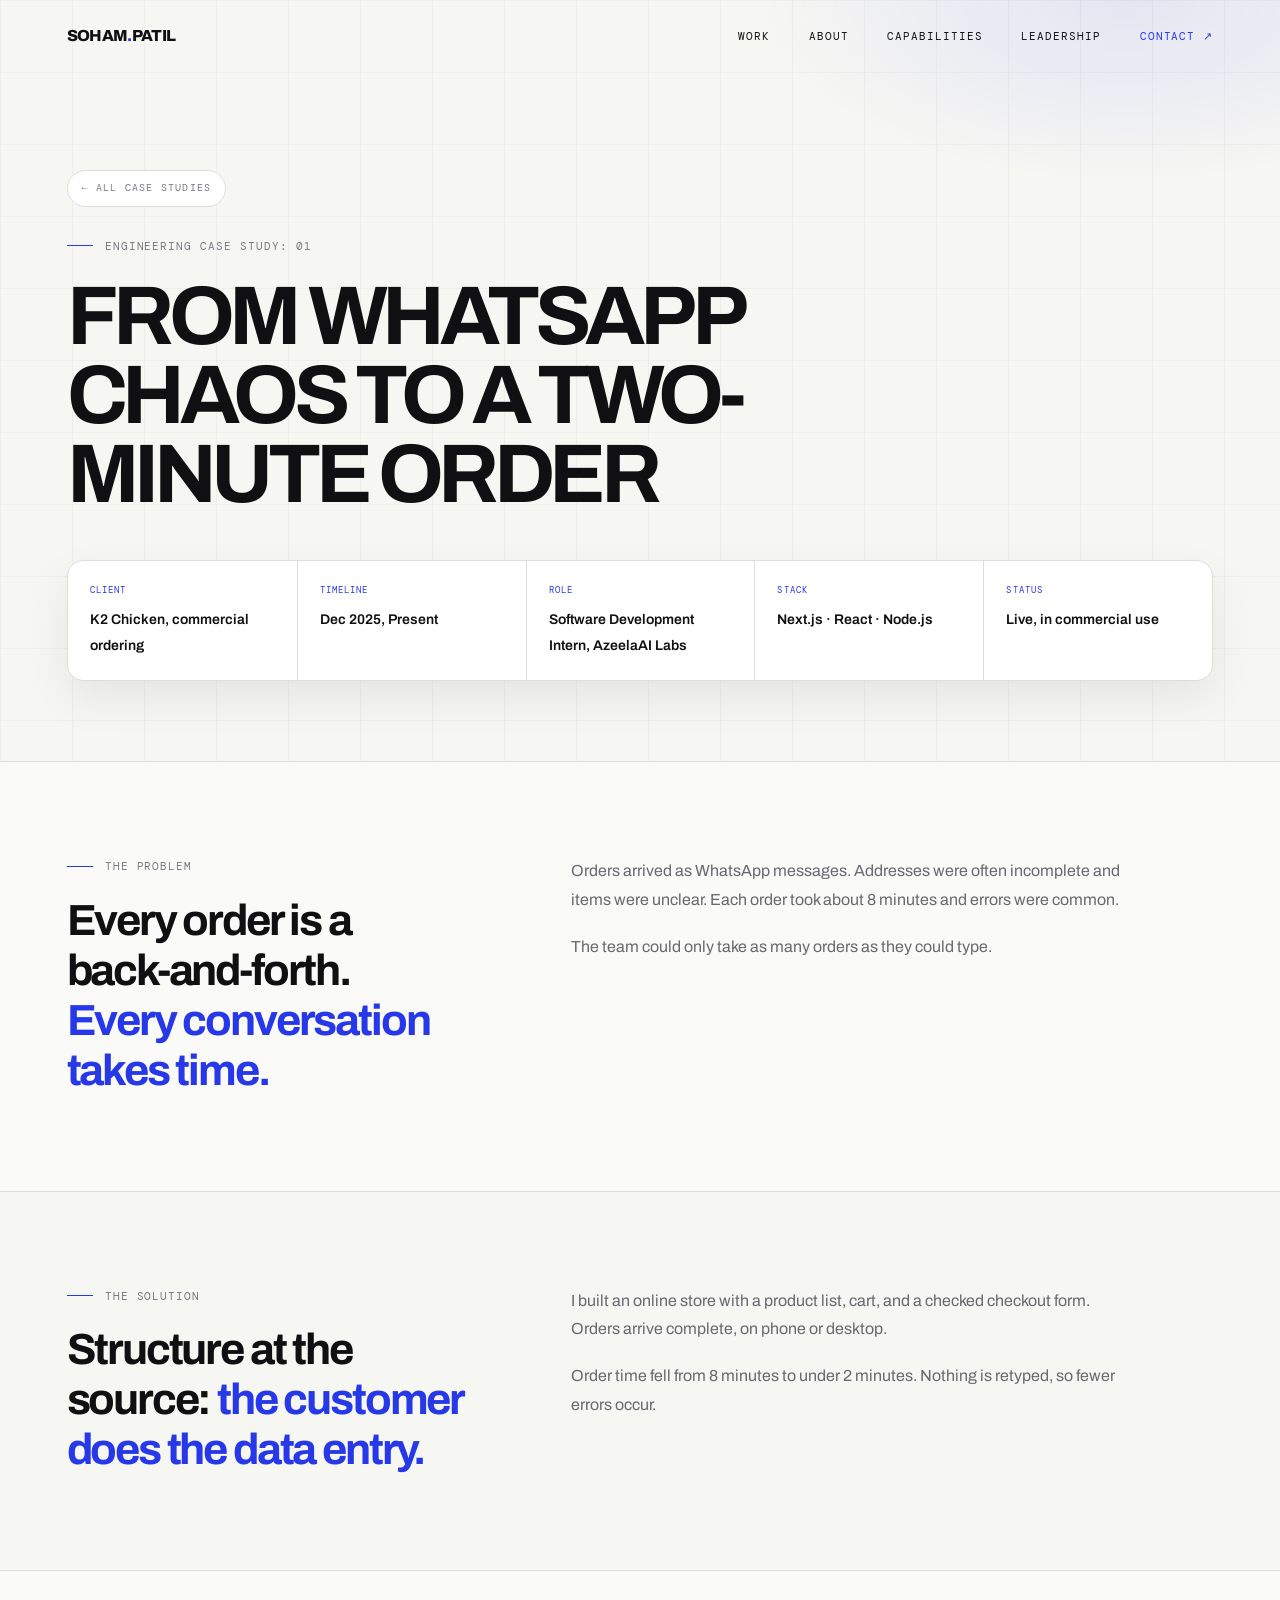
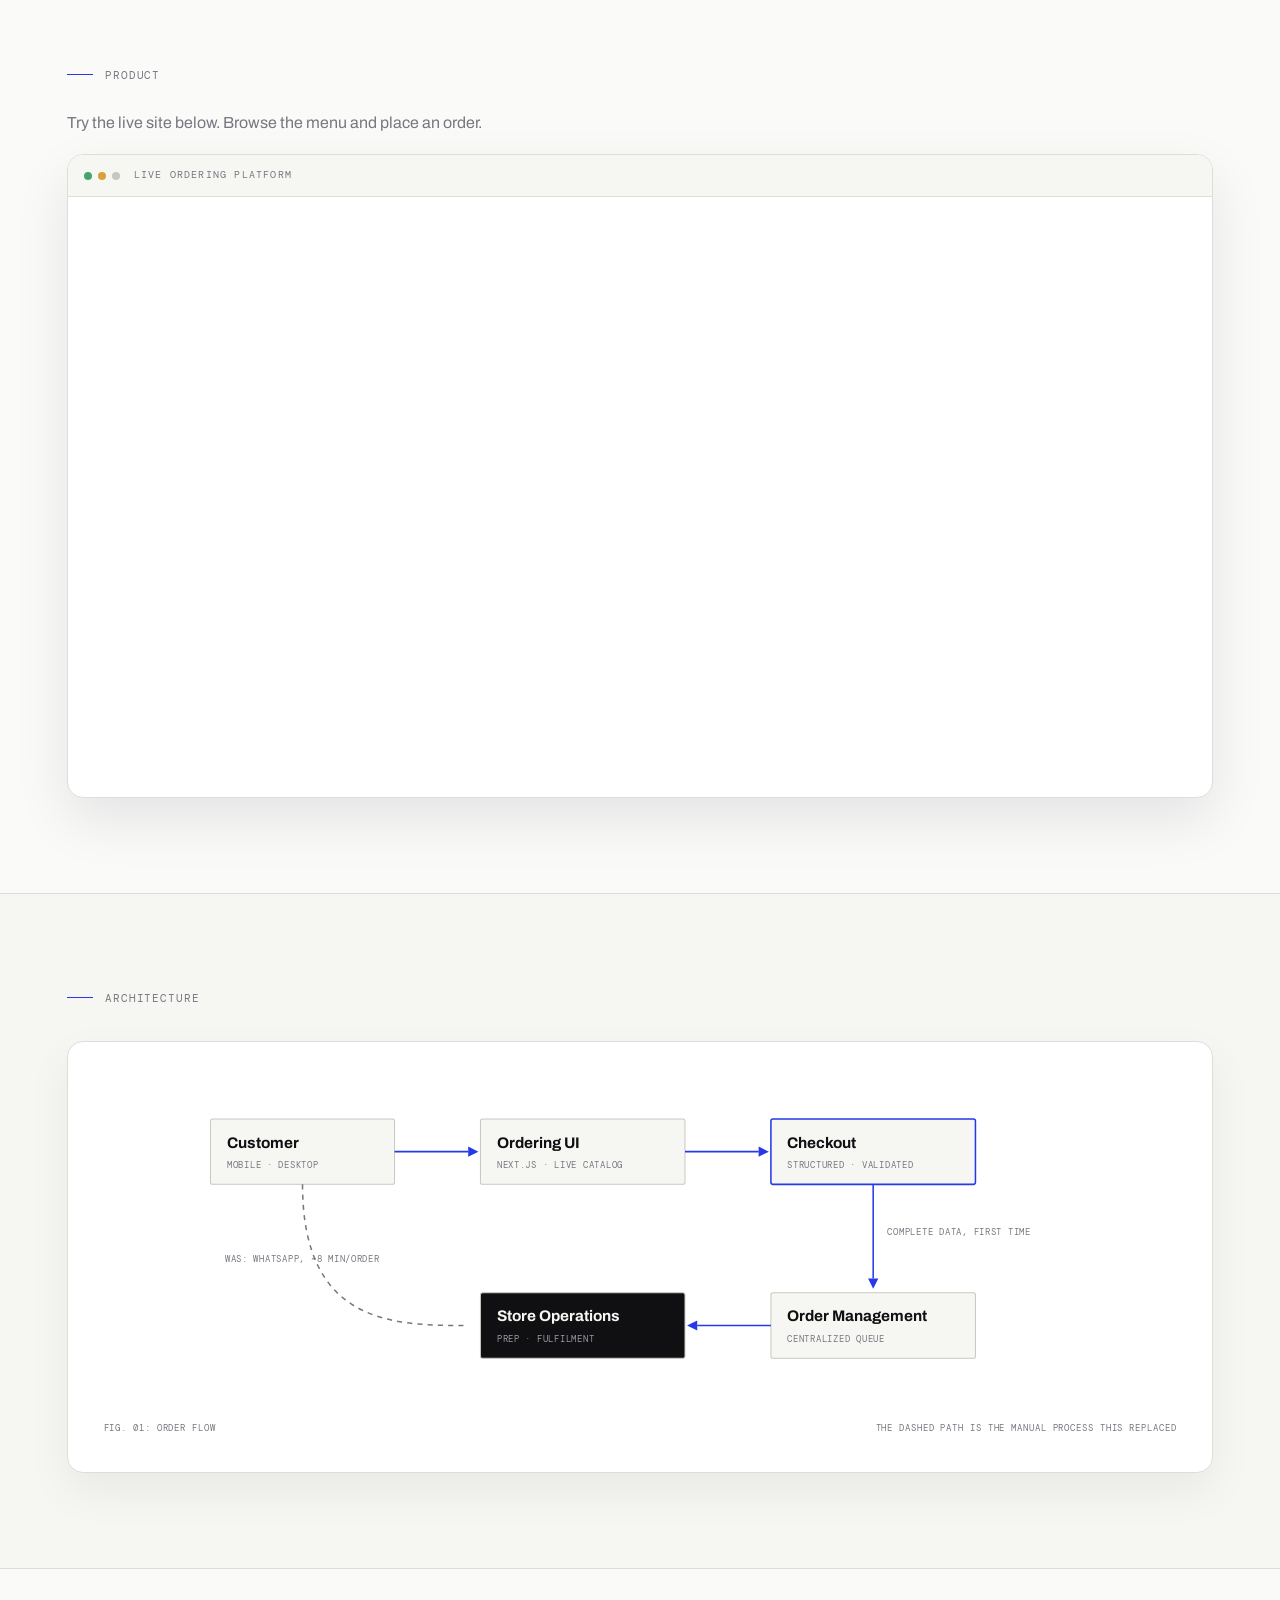
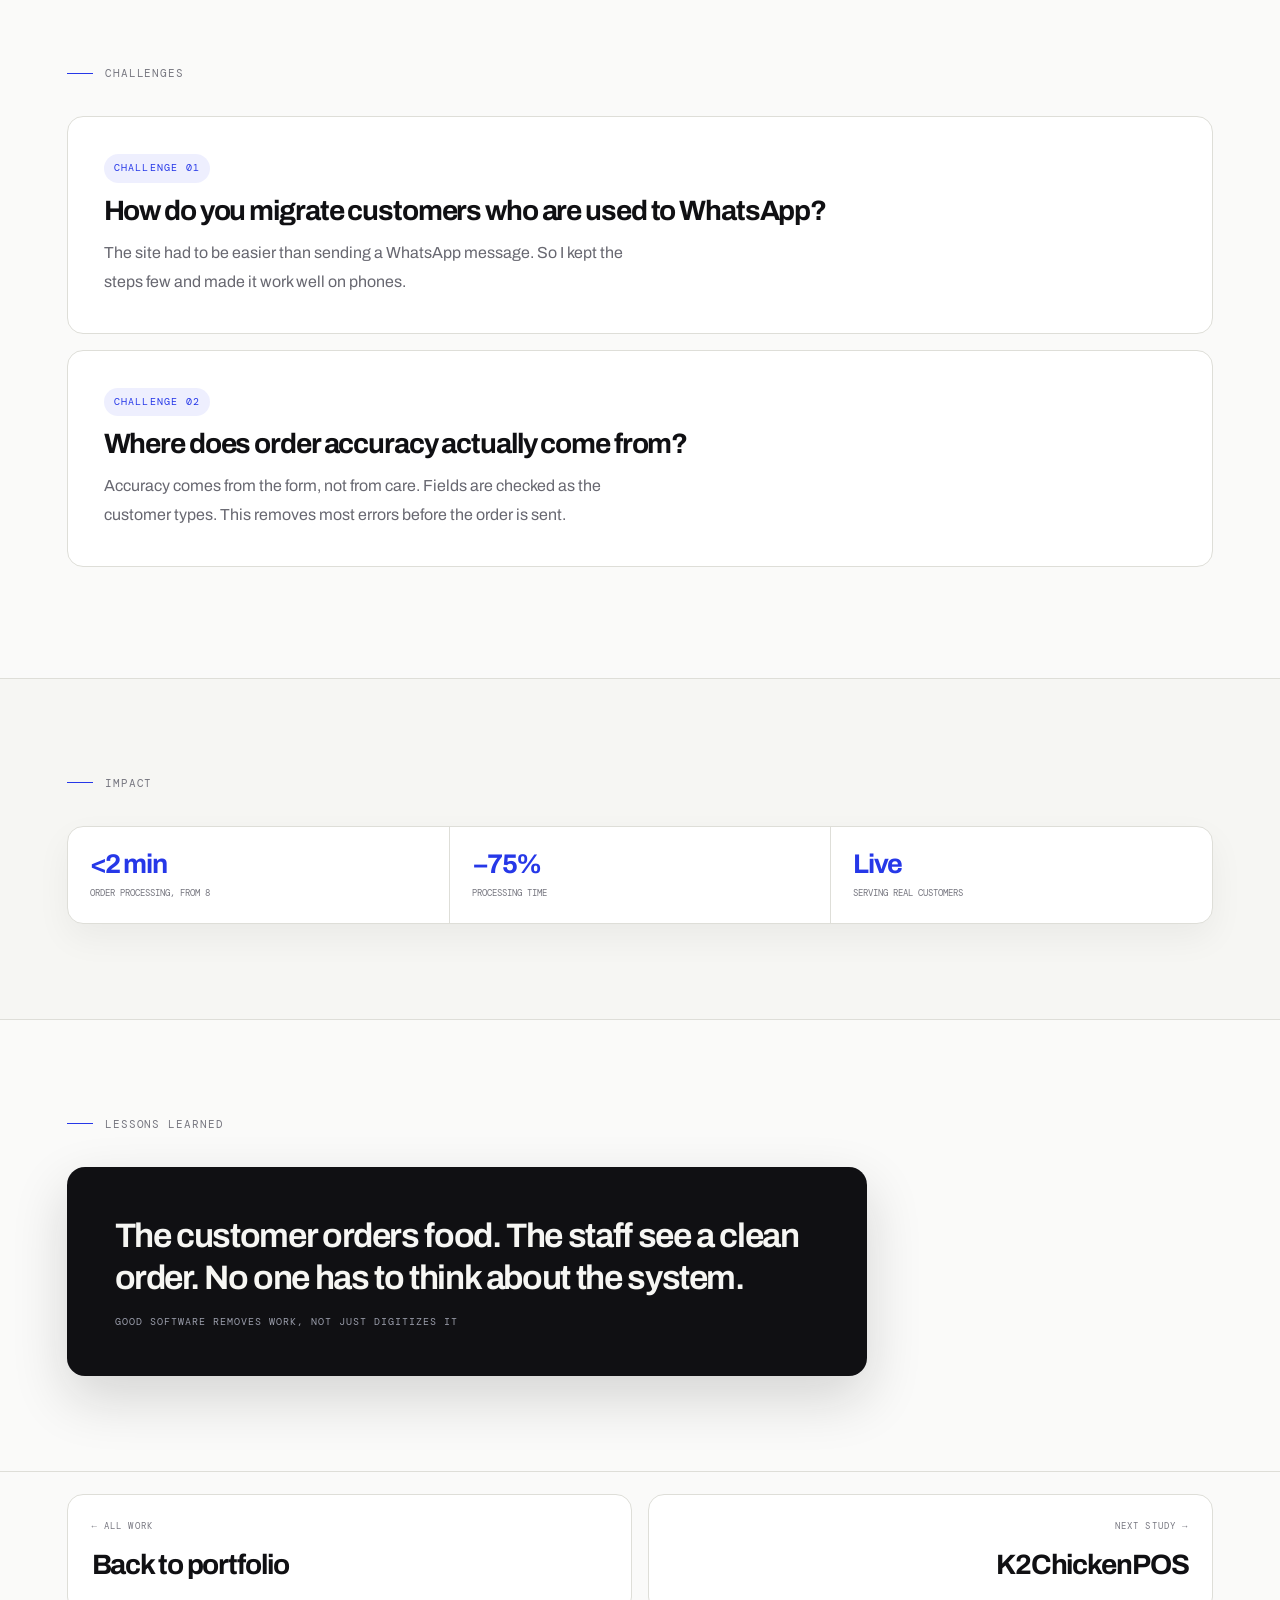
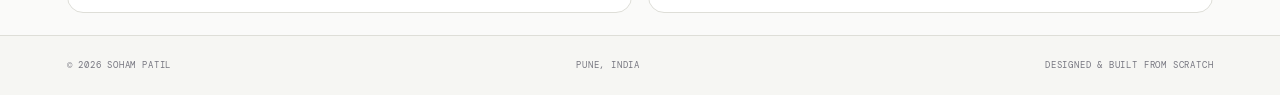
<file: case-chicken-vicken.html>
<!DOCTYPE html>
<html lang="en">
<head>
<meta charset="UTF-8" />
<meta name="viewport" content="width=device-width, initial-scale=1.0" />
<title>K2 Chicken Commercial Ordering Platform, Engineering Case Study: Soham Patil</title>
<meta name="description" content="Replacing WhatsApp-based ordering with a structured platform: from 8 minutes per order to under 2. Architecture and lessons." />
<link rel="preconnect" href="https://fonts.googleapis.com">
  <link rel="preconnect" href="https://fonts.gstatic.com" crossorigin>
  <link href="https://fonts.googleapis.com/css2?family=Archivo:wght@400;500;600;700;800&family=DM+Mono:wght@400;500&display=swap" rel="stylesheet">
  <link rel="stylesheet" href="assets/css/styles.css">
  <link rel="stylesheet" href="assets/css/case.css">
  <script defer src="assets/js/main.js"></script>
</head>
<body>
<header class="site-header visible" id="header">
    <a class="wordmark" href="index.html" aria-label="Soham Patil home">SOHAM<span>.</span>PATIL</a>
    <button class="menu-toggle" id="menuToggle" aria-expanded="false" aria-controls="nav">Menu <span>＋</span></button>
    <nav class="nav" id="nav" aria-label="Main navigation">
      <a href="index.html#work">Work</a><a href="index.html#about">About</a><a href="index.html#skills">Capabilities</a><a href="index.html#leadership">Leadership</a><a class="nav-contact" href="index.html#contact">Contact ↗</a>
    </nav>
  </header>
<div class="scroll-progress" id="scrollProgress" aria-hidden="true"></div>
<section class="cs-hero">
  <div class="wrap">
    <a class="back-link" href="index.html#work">← All case studies</a>
    <div class="eyebrow">Engineering Case Study: 01</div>
    <h1>From WhatsApp chaos to a two-minute order</h1>
    <div class="cs-meta reveal">
      <div><small>Client</small><span>K2 Chicken, commercial ordering</span></div>
      <div><small>Timeline</small><span>Dec 2025, Present</span></div>
      <div><small>Role</small><span>Software Development Intern, AzeelaAI Labs</span></div>
      <div><small>Stack</small><span>Next.js · React · Node.js</span></div>
      <div><small>Status</small><span>Live, in commercial use</span></div>
    </div>
  </div>
</section>

<section class="cs-section">
  <div class="wrap">
    <div class="cs-cols">
      <div class="reveal">
        <div class="eyebrow">The Problem</div>
        <p class="cs-lede">Every order is a back-and-forth. <em>Every conversation takes time.</em></p>
      </div>
      <div class="cs-body reveal">
        <p>
          Orders arrived as WhatsApp messages. Addresses were often incomplete and items were unclear. Each order took about 8 minutes and errors were common.
        </p>
        <p>
          The team could only take as many orders as they could type.
        </p>
      </div>
    </div>
  </div>
</section>

<section class="cs-section">
  <div class="wrap">
    <div class="cs-cols">
      <div class="reveal">
        <div class="eyebrow">The Solution</div>
        <p class="cs-lede">Structure at the source: <em>the customer does the data entry.</em></p>
      </div>
      <div class="cs-body reveal">
        <p>I built an online store with a product list, cart, and a checked checkout form. Orders arrive complete, on phone or desktop.</p>
        <p>
          Order time fell from 8 minutes to under 2 minutes. Nothing is retyped, so fewer errors occur.
        </p>
      </div>
    </div>
  </div>
</section>

<section class="cs-section">
  <div class="wrap">
    <div class="eyebrow" style="margin-bottom:26px">Product</div>
    <p style="color:var(--fog);margin-bottom:18px;max-width:58ch;">Try the live site below. Browse the menu and place an order.</p>
    <div class="cs-preview reveal">
      <div class="cs-preview-label">Live Ordering Platform</div>
      <iframe src="https://www.k2chicken.com/" title="K2 Chicken Live Platform"></iframe>
    </div>
  </div>
</section>

<section class="cs-section">
  <div class="wrap">
    <div class="eyebrow" style="margin-bottom:34px">Architecture</div>
    <div class="diagram-wrap">
      <svg viewBox="0 0 880 320" xmlns="http://www.w3.org/2000/svg" role="img" aria-label="K2 Chicken architecture: customer to ordering UI to structured checkout, then order management to store operations">
        <g class="dg-node" style="--d:.0s">
          <rect x="20" y="40" width="180" height="64" rx="2"/>
          <text x="36" y="68">Customer</text>
          <text class="sub" x="36" y="88">Mobile · desktop</text>
        </g>
        <path class="dg-wire" style="--d:.2s" d="M200,72 L272,72"/>
        <polygon class="dg-arrow" style="--d:.55s" points="272,67 282,72 272,77"/>
        <g class="dg-node" style="--d:.25s">
          <rect x="284" y="40" width="200" height="64" rx="2"/>
          <text x="300" y="68">Ordering UI</text>
          <text class="sub" x="300" y="88">Next.js · live catalog</text>
        </g>
        <path class="dg-wire" style="--d:.45s" d="M484,72 L556,72"/>
        <polygon class="dg-arrow" style="--d:.8s" points="556,67 566,72 556,77"/>
        <g class="dg-node accent" style="--d:.5s">
          <rect x="568" y="40" width="200" height="64" rx="2"/>
          <text x="584" y="68">Checkout</text>
          <text class="sub" x="584" y="88">Structured · validated</text>
        </g>
        <path class="dg-wire" style="--d:.7s" d="M668,104 L668,196"/>
        <polygon class="dg-arrow" style="--d:1.05s" points="663,196 668,206 673,196"/>
        <text class="dg-label" x="682" y="154">complete data, first time</text>
        <g class="dg-node" style="--d:.8s">
          <rect x="568" y="210" width="200" height="64" rx="2"/>
          <text x="584" y="238">Order Management</text>
          <text class="sub" x="584" y="258">Centralized queue</text>
        </g>
        <path class="dg-wire" style="--d:1s" d="M568,242 L496,242"/>
        <polygon class="dg-arrow" style="--d:1.35s" points="496,247 486,242 496,237"/>
        <g class="dg-node dark" style="--d:1.05s">
          <rect x="284" y="210" width="200" height="64" rx="2"/>
          <text x="300" y="238">Store Operations</text>
          <text class="sub" x="300" y="258">Prep · fulfilment</text>
        </g>
        <!-- replaced path -->
        <path class="dg-wire loop" style="--d:1.25s" d="M110,104 C110,242 200,242 272,242"/>
        <text class="dg-label" x="34" y="180">was: WhatsApp, ~8 min/order</text>
      </svg>
      <div class="diagram-caption">
        <span>Fig. 01: Order flow</span>
        <span>The dashed path is the manual process this replaced</span>
      </div>
    </div>
  </div>
</section>

<section class="cs-section">
  <div class="wrap">
    <div class="eyebrow" style="margin-bottom:34px">Challenges</div>
    <div class="reveal">
      <div class="challenge">
        <span class="q">Challenge 01</span>
        <h4>How do you migrate customers who are used to WhatsApp?</h4>
        <p>The site had to be easier than sending a WhatsApp message. So I kept the steps few and made it work well on phones.</p>
      </div>
      <div class="challenge">
        <span class="q">Challenge 02</span>
        <h4>Where does order accuracy actually come from?</h4>
        <p>Accuracy comes from the form, not from care. Fields are checked as the customer types. This removes most errors before the order is sent.</p>
      </div>
    </div>
  </div>
</section>

<section class="cs-section">
  <div class="wrap">
    <div class="eyebrow" style="margin-bottom:34px">Impact</div>
    <div class="metrics reveal" style="margin-bottom:0">
      <div class="metric"><b>&lt;2 min</b><small>Order processing, from 8</small></div>
      <div class="metric"><b>−75%</b><small>Processing time</small></div>
      <div class="metric"><b>Live</b><small>Serving real customers</small></div>
    </div>
  </div>
</section>

<section class="cs-section">
  <div class="wrap">
    <div class="eyebrow" style="margin-bottom:34px">Lessons Learned</div>
    <div class="lesson reveal">
      The customer orders food. The staff see a clean order. No one has to think about the system.
      <small>Good software removes work, not just digitizes it</small>
    </div>
  </div>
</section>

<div class="cs-nav">
  <a href="index.html#work"><small>← All work</small><b>Back to portfolio</b></a>
  <a href="case-k2chickenpos.html"><small>Next study →</small><b>K2ChickenPOS</b></a>
</div>

<div id="lightbox" class="lightbox-modal">
  <div class="lightbox-content">
    <button id="lightbox-close" class="lightbox-close">&times;</button>
    <div class="lightbox-inner"></div>
  </div>
</div>
<footer>
  <span>&copy; 2026 Soham Patil</span>
  <span>Pune, India</span>
  <span>Designed &amp; built from scratch</span>
</footer>
</body>
</html>
</file>
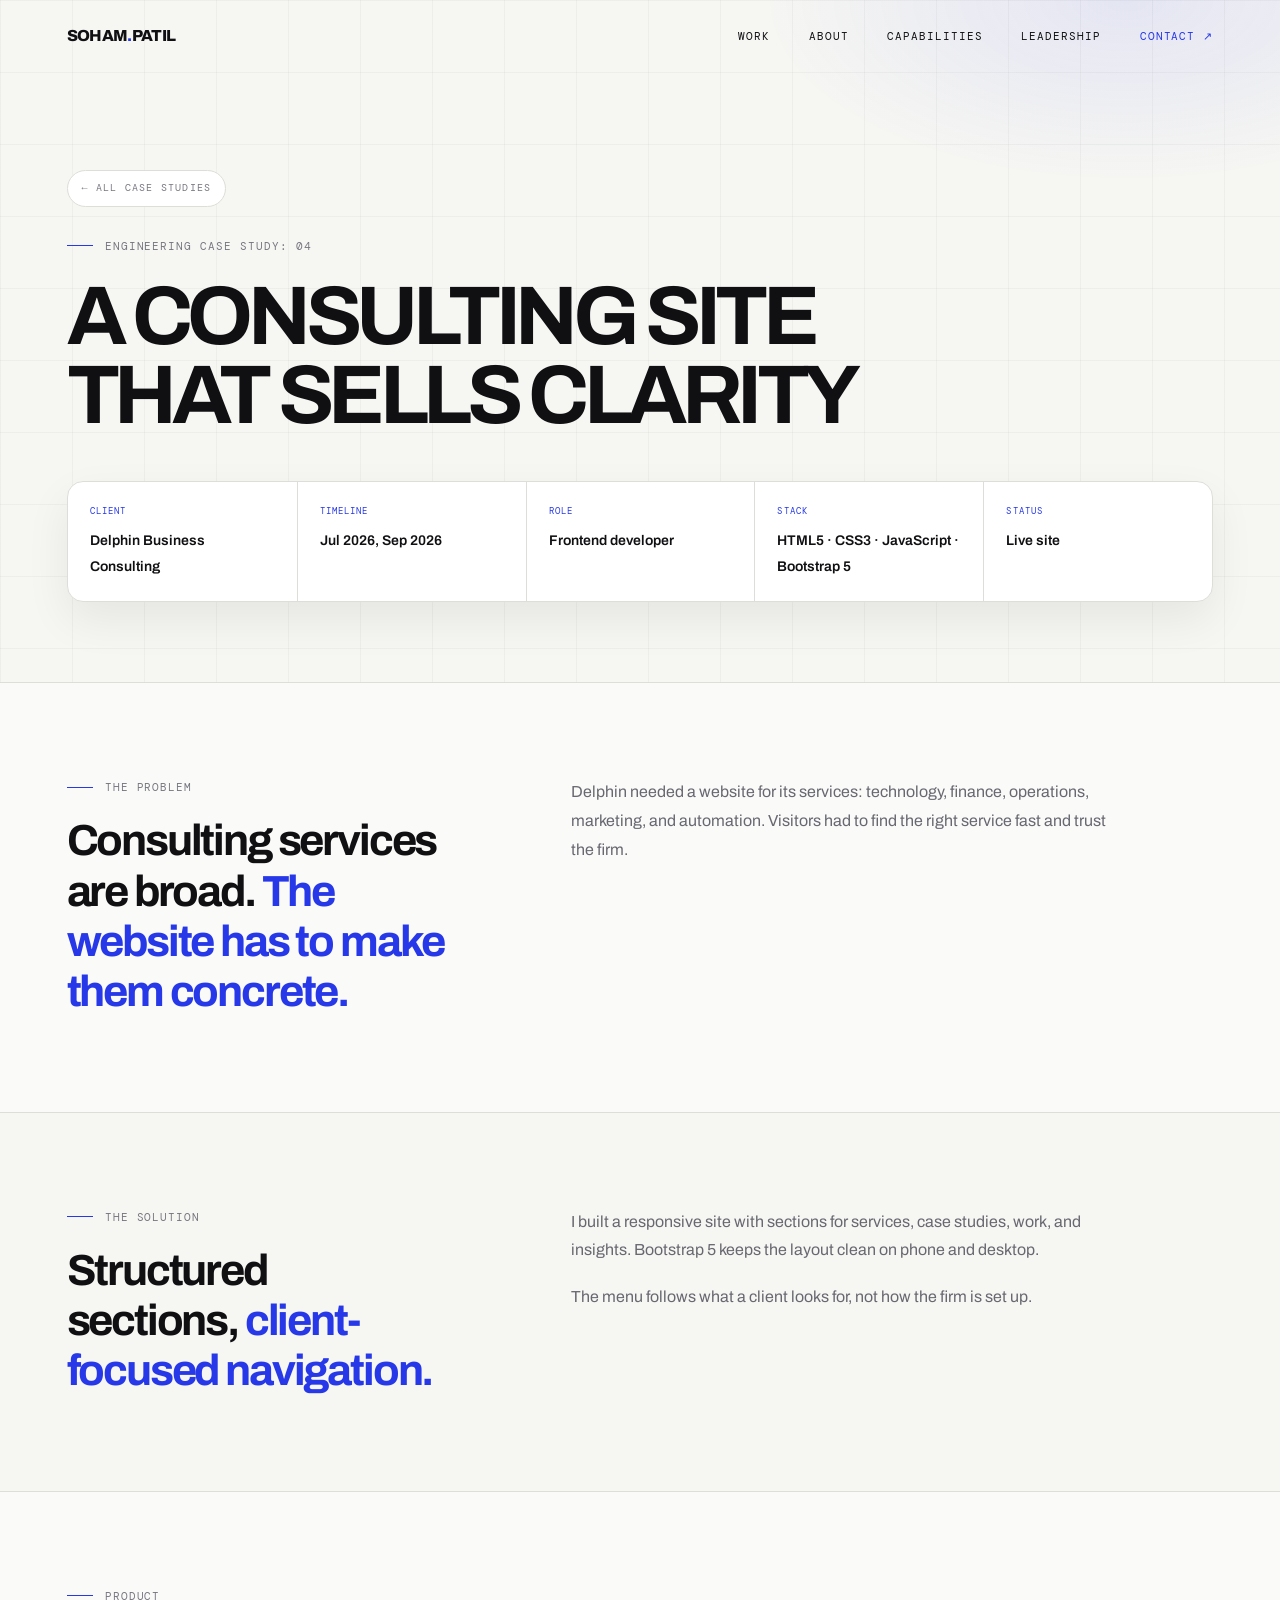
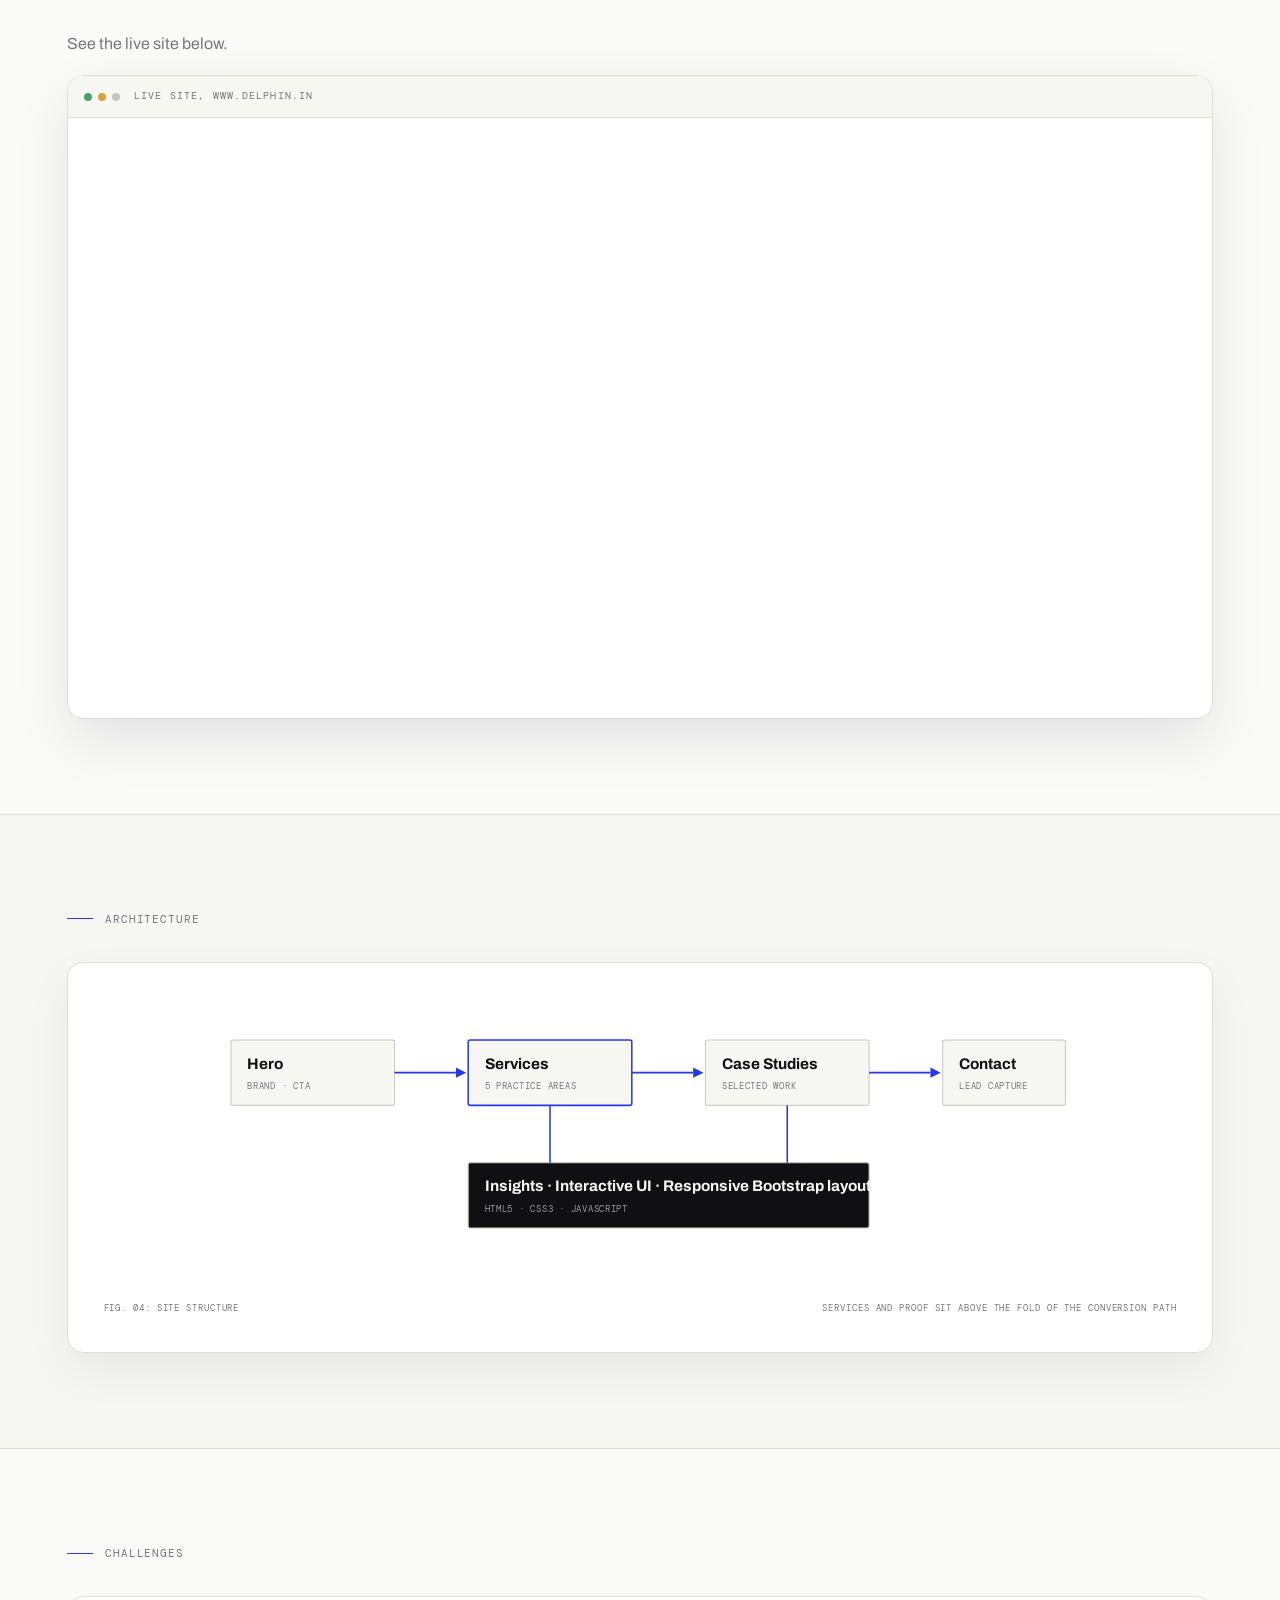
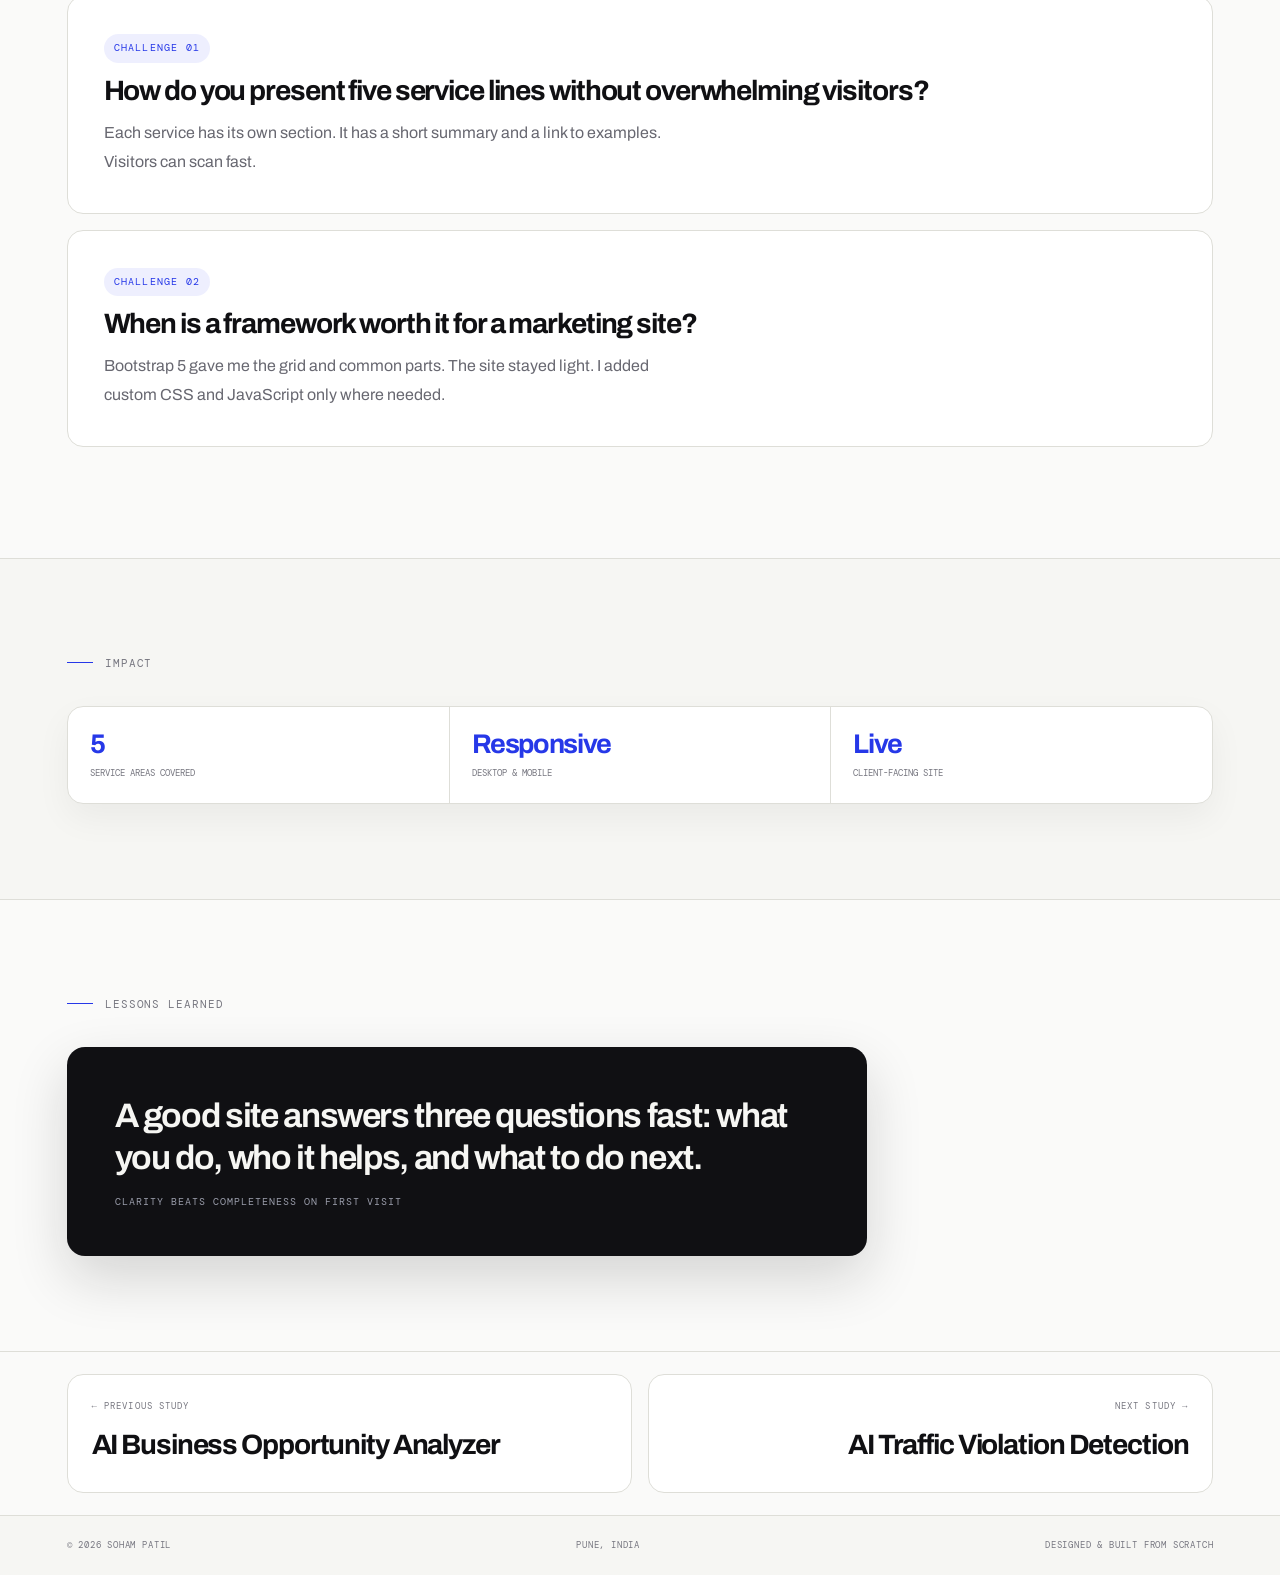
<file: case-delphin.html>
<!DOCTYPE html>
<html lang="en">
<head>
<meta charset="UTF-8" />
<meta name="viewport" content="width=device-width, initial-scale=1.0" />
<title>Delphin Business Consulting Website, Engineering Case Study: Soham Patil</title>
<meta name="description" content="Professional business consulting website for Delphin, services, case studies, and client-focused navigation built with HTML, CSS, JavaScript, and Bootstrap 5." />
<link rel="preconnect" href="https://fonts.googleapis.com">
  <link rel="preconnect" href="https://fonts.gstatic.com" crossorigin>
  <link href="https://fonts.googleapis.com/css2?family=Archivo:wght@400;500;600;700;800&family=DM+Mono:wght@400;500&display=swap" rel="stylesheet">
  <link rel="stylesheet" href="assets/css/styles.css">
  <link rel="stylesheet" href="assets/css/case.css">
  <script defer src="assets/js/main.js"></script>
</head>
<body>
<header class="site-header visible" id="header">
    <a class="wordmark" href="index.html" aria-label="Soham Patil home">SOHAM<span>.</span>PATIL</a>
    <button class="menu-toggle" id="menuToggle" aria-expanded="false" aria-controls="nav">Menu <span>＋</span></button>
    <nav class="nav" id="nav" aria-label="Main navigation">
      <a href="index.html#work">Work</a><a href="index.html#about">About</a><a href="index.html#skills">Capabilities</a><a href="index.html#leadership">Leadership</a><a class="nav-contact" href="index.html#contact">Contact ↗</a>
    </nav>
  </header>
<div class="scroll-progress" id="scrollProgress" aria-hidden="true"></div>
<section class="cs-hero">
  <div class="wrap">
    <a class="back-link" href="index.html#work">← All case studies</a>
    <div class="eyebrow">Engineering Case Study: 04</div>
    <h1>A consulting site that sells clarity</h1>
    <div class="cs-meta reveal">
      <div><small>Client</small><span>Delphin Business Consulting</span></div>
      <div><small>Timeline</small><span>Jul 2026, Sep 2026</span></div>
      <div><small>Role</small><span>Frontend developer</span></div>
      <div><small>Stack</small><span>HTML5 · CSS3 · JavaScript · Bootstrap 5</span></div>
      <div><small>Status</small><span>Live site</span></div>
    </div>
  </div>
</section>

<section class="cs-section">
  <div class="wrap">
    <div class="cs-cols">
      <div class="reveal">
        <div class="eyebrow">The Problem</div>
        <p class="cs-lede">Consulting services are broad. <em>The website has to make them concrete.</em></p>
      </div>
      <div class="cs-body reveal">
        <p>
          Delphin needed a website for its services: technology, finance, operations, marketing, and automation. Visitors had to find the right service fast and trust the firm.
        </p>
      </div>
    </div>
  </div>
</section>

<section class="cs-section">
  <div class="wrap">
    <div class="cs-cols">
      <div class="reveal">
        <div class="eyebrow">The Solution</div>
        <p class="cs-lede">Structured sections, <em>client-focused navigation.</em></p>
      </div>
      <div class="cs-body reveal">
        <p>
          I built a responsive site with sections for services, case studies, work, and insights. Bootstrap 5 keeps the layout clean on phone and desktop.
        </p>
        <p>
          The menu follows what a client looks for, not how the firm is set up.
        </p>
      </div>
    </div>
  </div>
</section>

<section class="cs-section">
  <div class="wrap">
    <div class="eyebrow" style="margin-bottom:26px">Product</div>
    <p style="color:var(--fog);margin-bottom:18px;max-width:58ch;">See the live site below.</p>
    <div class="cs-preview reveal">
      <div class="cs-preview-label">Live Site, www.delphin.in</div>
      <iframe src="https://www.delphin.in/" title="Delphin Business Consulting Live Site"></iframe>
    </div>
  </div>
</section>

<section class="cs-section">
  <div class="wrap">
    <div class="eyebrow" style="margin-bottom:34px">Architecture</div>
    <div class="diagram-wrap">
      <svg viewBox="0 0 880 280" xmlns="http://www.w3.org/2000/svg" role="img" aria-label="Delphin site structure: hero to services, case studies, insights, and contact">
        <g class="dg-node" style="--d:.0s">
          <rect x="40" y="40" width="160" height="64" rx="2"/>
          <text x="56" y="68">Hero</text>
          <text class="sub" x="56" y="88">Brand · CTA</text>
        </g>
        <path class="dg-wire" style="--d:.2s" d="M200,72 L260,72"/>
        <polygon class="dg-arrow" style="--d:.55s" points="260,67 270,72 260,77"/>
        <g class="dg-node accent" style="--d:.25s">
          <rect x="272" y="40" width="160" height="64" rx="2"/>
          <text x="288" y="68">Services</text>
          <text class="sub" x="288" y="88">5 practice areas</text>
        </g>
        <path class="dg-wire" style="--d:.45s" d="M432,72 L492,72"/>
        <polygon class="dg-arrow" style="--d:.8s" points="492,67 502,72 492,77"/>
        <g class="dg-node" style="--d:.5s">
          <rect x="504" y="40" width="160" height="64" rx="2"/>
          <text x="520" y="68">Case Studies</text>
          <text class="sub" x="520" y="88">Selected work</text>
        </g>
        <path class="dg-wire" style="--d:.7s" d="M664,72 L724,72"/>
        <polygon class="dg-arrow" style="--d:1.05s" points="724,67 734,72 724,77"/>
        <g class="dg-node" style="--d:.75s">
          <rect x="736" y="40" width="120" height="64" rx="2"/>
          <text x="752" y="68">Contact</text>
          <text class="sub" x="752" y="88">Lead capture</text>
        </g>
        <g class="dg-node dark" style="--d:1s">
          <rect x="272" y="160" width="392" height="64" rx="2"/>
          <text x="288" y="188">Insights · Interactive UI · Responsive Bootstrap layout</text>
          <text class="sub" x="288" y="208">HTML5 · CSS3 · JavaScript</text>
        </g>
        <path class="dg-wire" style="--d:.9s" d="M352,104 L352,160"/>
        <path class="dg-wire" style="--d:.95s" d="M584,104 L584,160"/>
      </svg>
      <div class="diagram-caption">
        <span>Fig. 04: Site structure</span>
        <span>Services and proof sit above the fold of the conversion path</span>
      </div>
    </div>
  </div>
</section>

<section class="cs-section">
  <div class="wrap">
    <div class="eyebrow" style="margin-bottom:34px">Challenges</div>
    <div class="reveal">
      <div class="challenge">
        <span class="q">Challenge 01</span>
        <h4>How do you present five service lines without overwhelming visitors?</h4>
        <p>
          Each service has its own section. It has a short summary and a link to examples. Visitors can scan fast.
        </p>
      </div>
      <div class="challenge">
        <span class="q">Challenge 02</span>
        <h4>When is a framework worth it for a marketing site?</h4>
        <p>
          Bootstrap 5 gave me the grid and common parts. The site stayed light. I added custom CSS and JavaScript only where needed.
        </p>
      </div>
    </div>
  </div>
</section>

<section class="cs-section">
  <div class="wrap">
    <div class="eyebrow" style="margin-bottom:34px">Impact</div>
    <div class="metrics reveal" style="margin-bottom:0">
      <div class="metric"><b>5</b><small>Service areas covered</small></div>
      <div class="metric"><b>Responsive</b><small>Desktop &amp; mobile</small></div>
      <div class="metric"><b>Live</b><small>Client-facing site</small></div>
    </div>
  </div>
</section>

<section class="cs-section">
  <div class="wrap">
    <div class="eyebrow" style="margin-bottom:34px">Lessons Learned</div>
    <div class="lesson reveal">
      A good site answers three questions fast: what you do, who it helps, and what to do next.
      <small>Clarity beats completeness on first visit</small>
    </div>
  </div>
</section>

<div class="cs-nav">
  <a href="case-ai-analyzer.html"><small>← Previous study</small><b>AI Business Opportunity Analyzer</b></a>
  <a href="case-traffic-detection.html"><small>Next study →</small><b>AI Traffic Violation Detection</b></a>
</div>

<div id="lightbox" class="lightbox-modal">
  <div class="lightbox-content">
    <button id="lightbox-close" class="lightbox-close">&times;</button>
    <div class="lightbox-inner"></div>
  </div>
</div>
<footer>
  <span>&copy; 2026 Soham Patil</span>
  <span>Pune, India</span>
  <span>Designed &amp; built from scratch</span>
</footer>

</body>
</html>
</file>
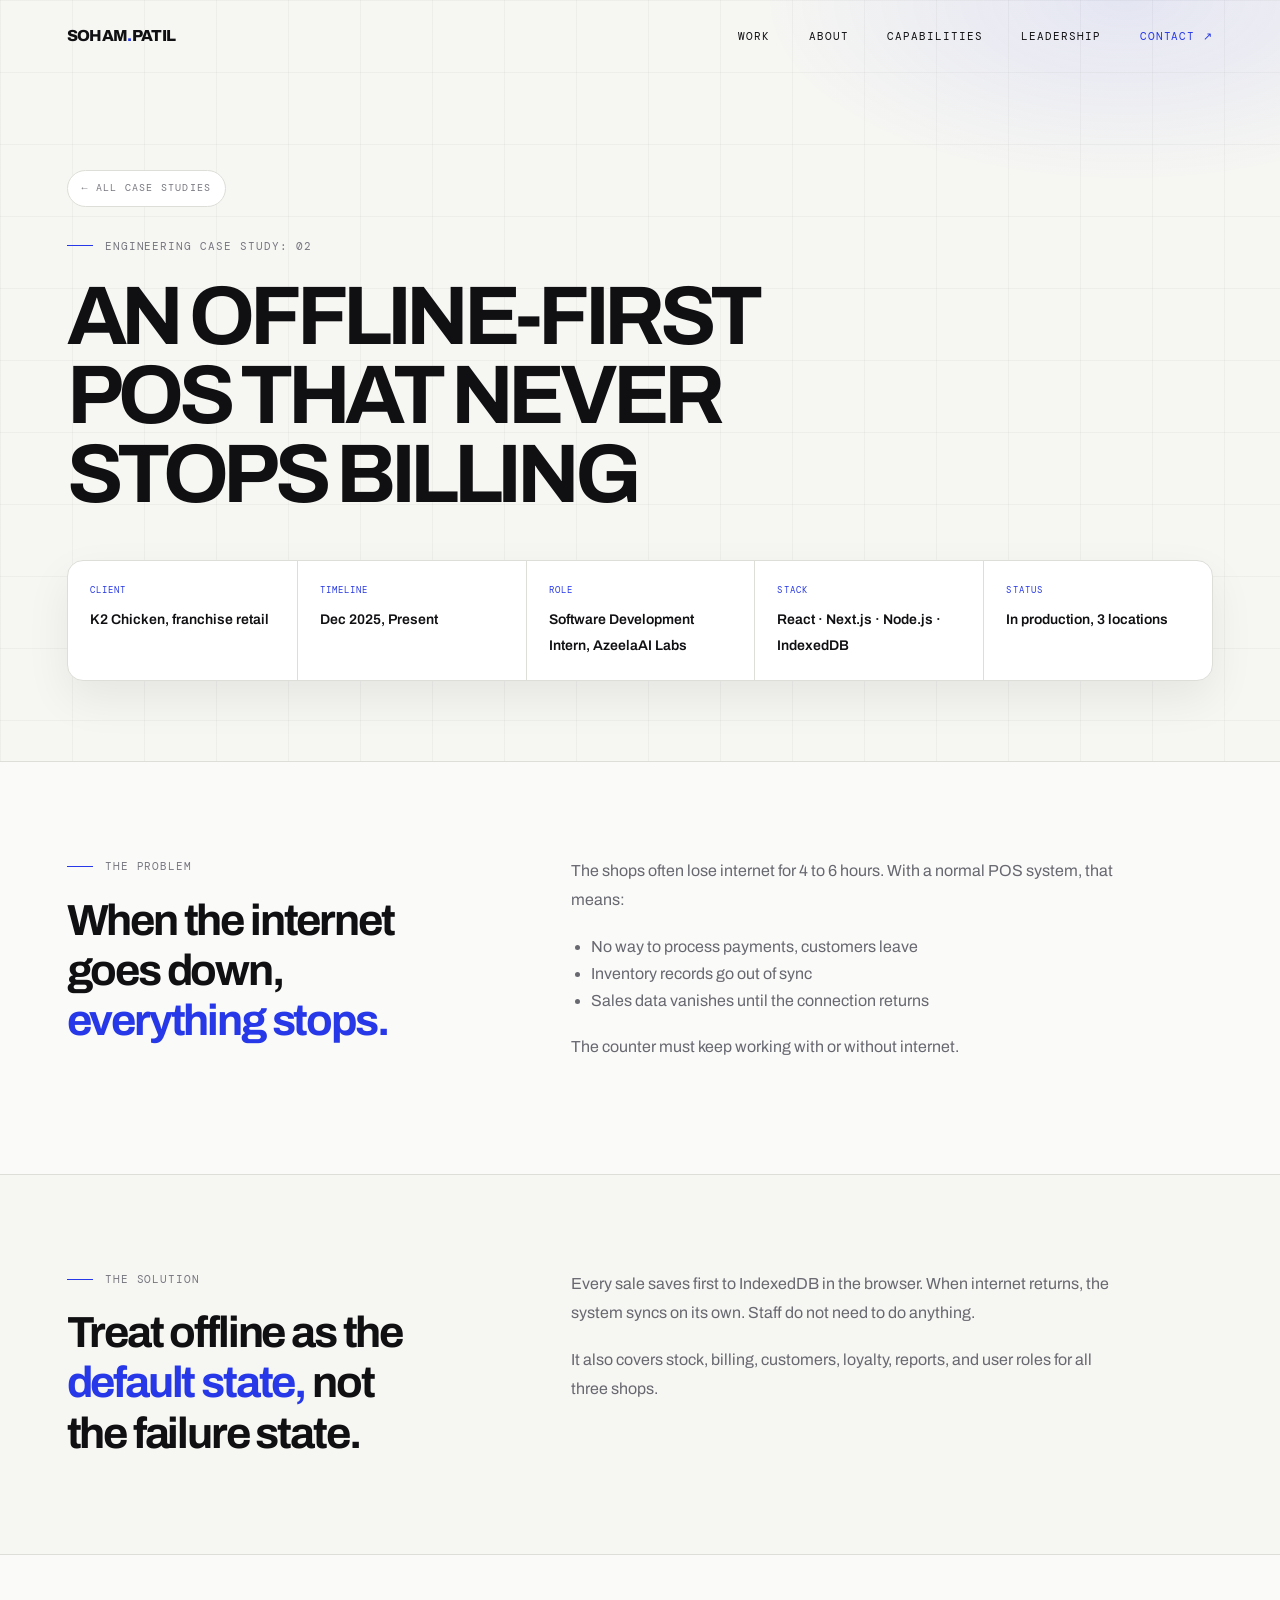
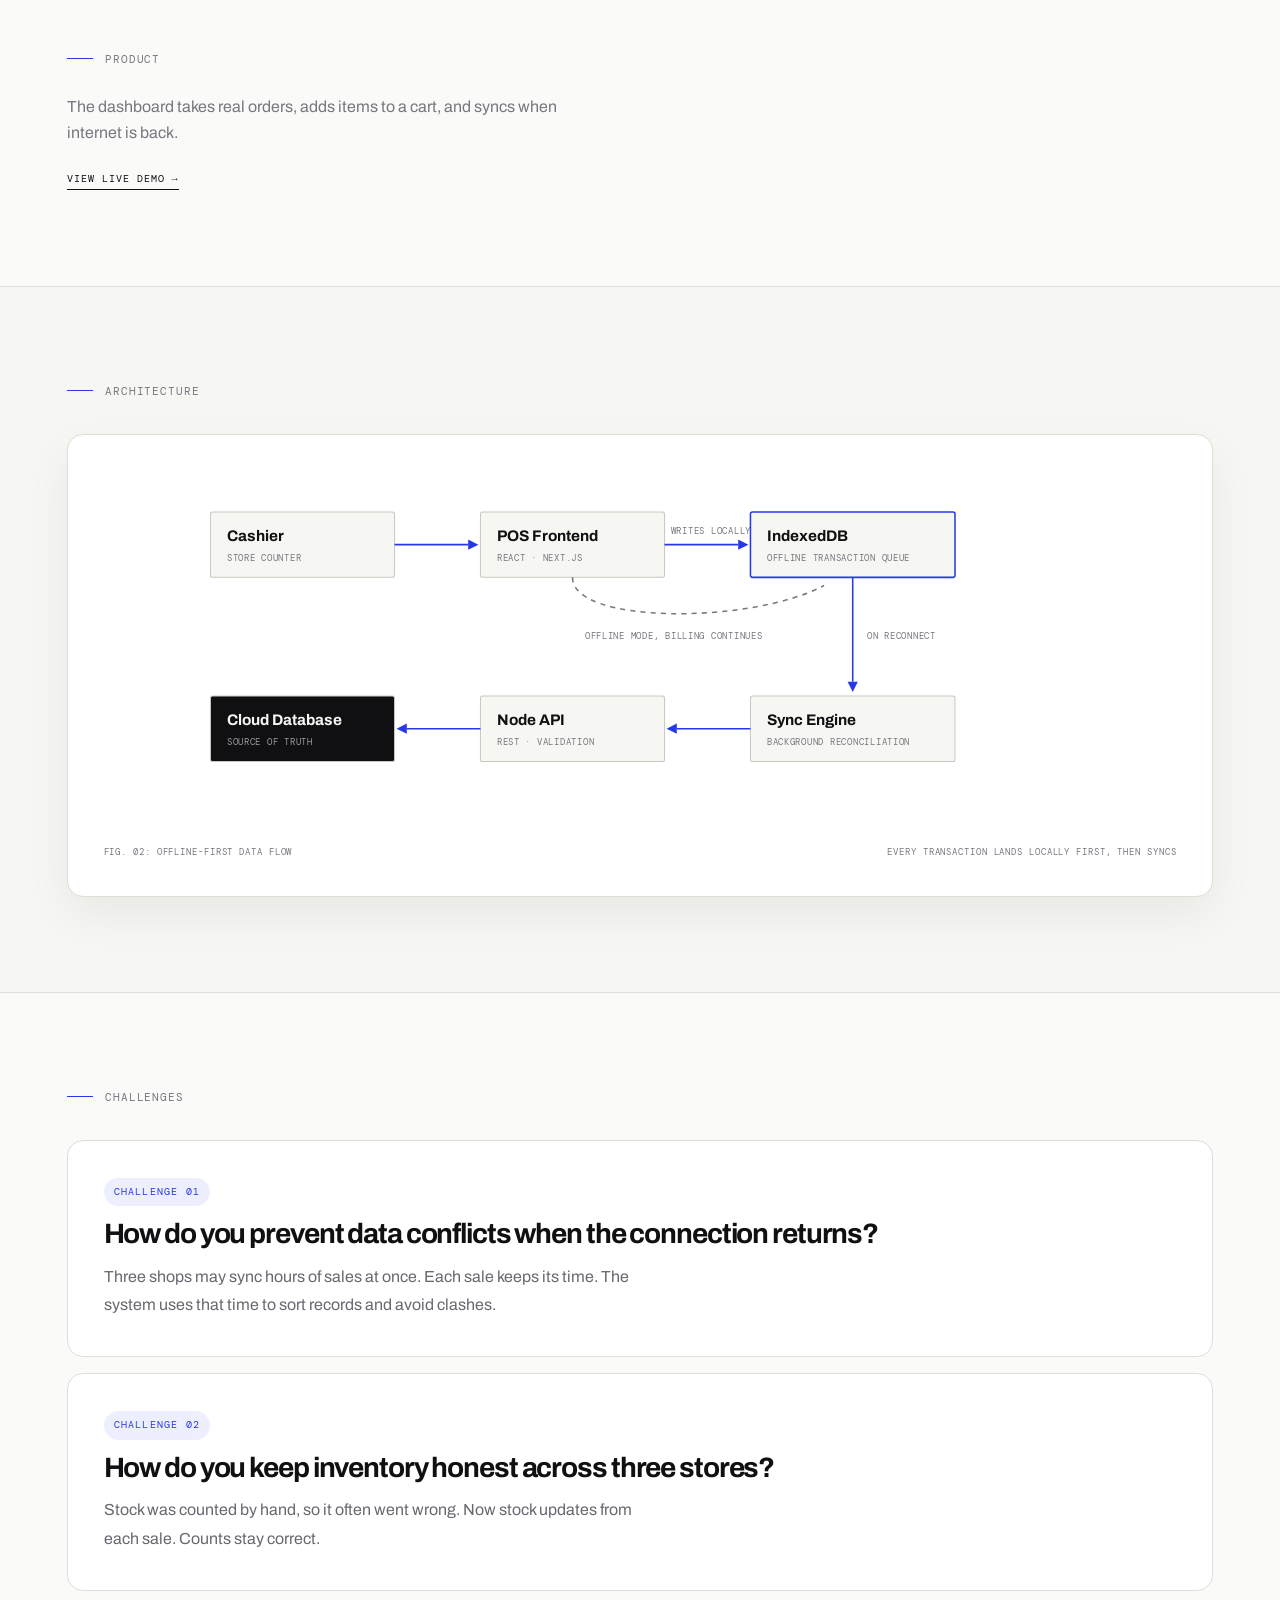
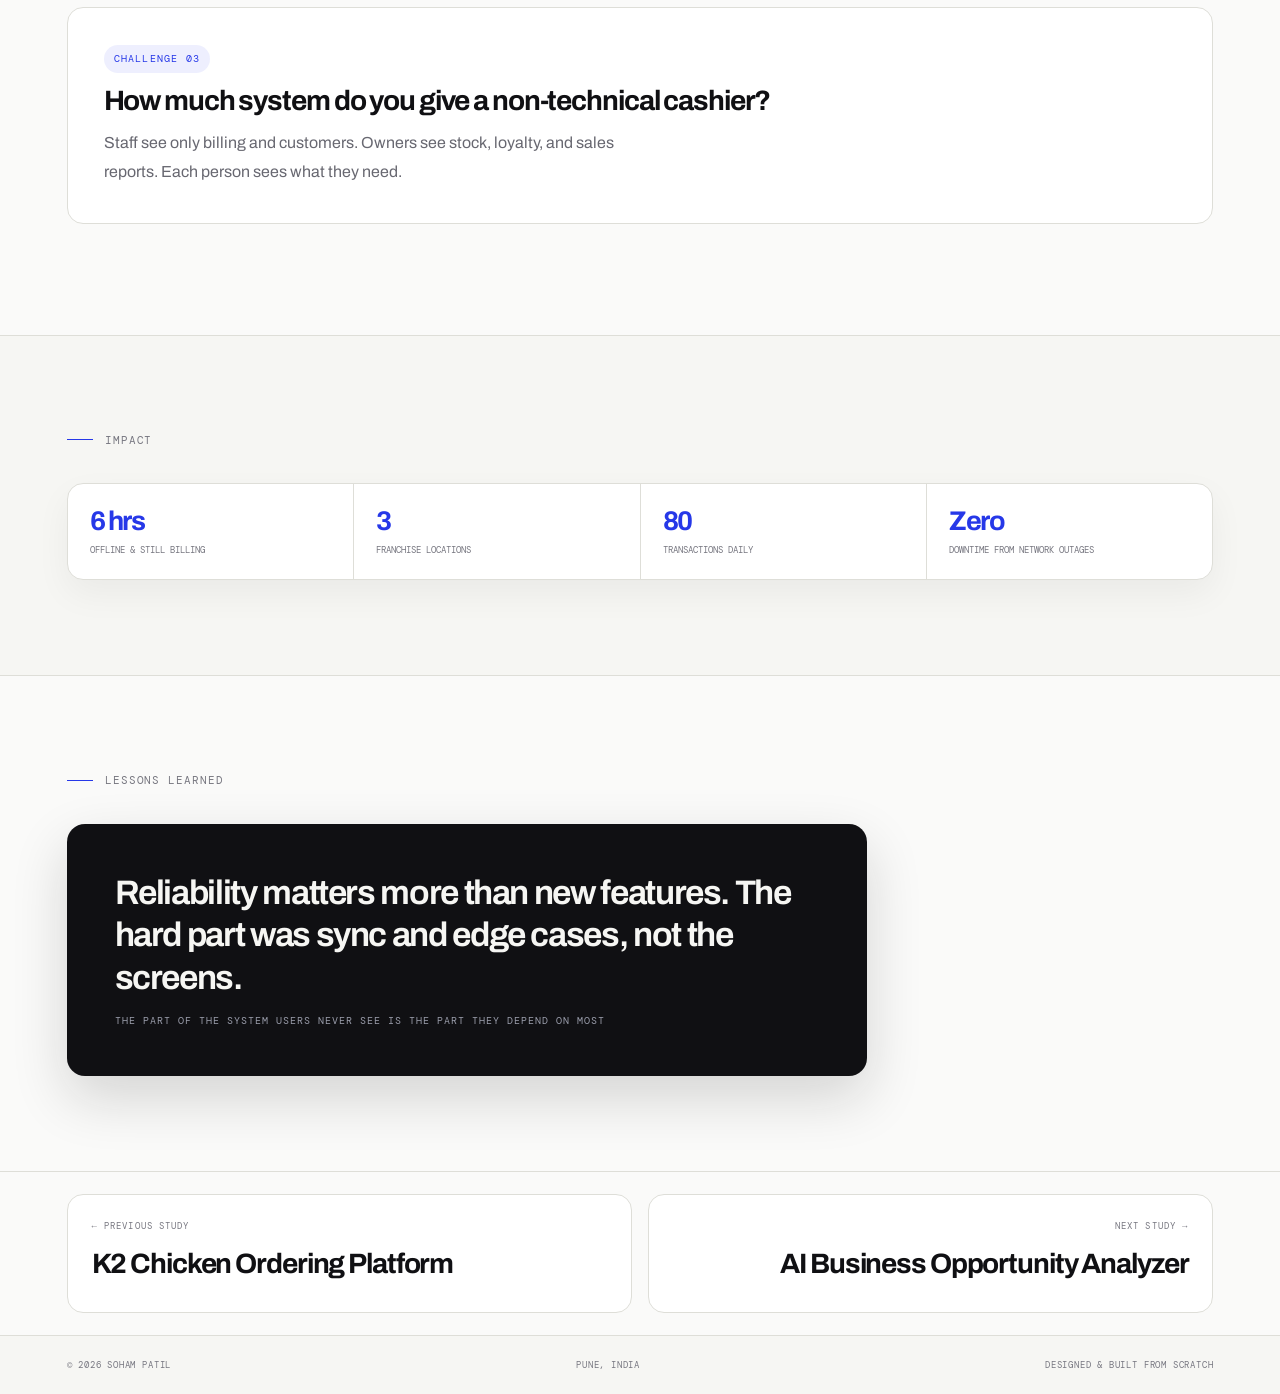
<file: case-k2chickenpos.html>
<!DOCTYPE html>
<html lang="en">
<head>
<meta charset="UTF-8" />
<meta name="viewport" content="width=device-width, initial-scale=1.0" />
<title>K2ChickenPOS, Engineering Case Study: Soham Patil</title>
<meta name="description" content="How an offline-first POS keeps 3 franchise stores billing through 6-hour network outages. Architecture, challenges, and lessons." />
<link rel="preconnect" href="https://fonts.googleapis.com">
  <link rel="preconnect" href="https://fonts.gstatic.com" crossorigin>
  <link href="https://fonts.googleapis.com/css2?family=Archivo:wght@400;500;600;700;800&family=DM+Mono:wght@400;500&display=swap" rel="stylesheet">
  <link rel="stylesheet" href="assets/css/styles.css">
  <link rel="stylesheet" href="assets/css/case.css">
  <script defer src="assets/js/main.js"></script>
</head>
<body>
<header class="site-header visible" id="header">
    <a class="wordmark" href="index.html" aria-label="Soham Patil home">SOHAM<span>.</span>PATIL</a>
    <button class="menu-toggle" id="menuToggle" aria-expanded="false" aria-controls="nav">Menu <span>＋</span></button>
    <nav class="nav" id="nav" aria-label="Main navigation">
      <a href="index.html#work">Work</a><a href="index.html#about">About</a><a href="index.html#skills">Capabilities</a><a href="index.html#leadership">Leadership</a><a class="nav-contact" href="index.html#contact">Contact ↗</a>
    </nav>
  </header>
<div class="scroll-progress" id="scrollProgress" aria-hidden="true"></div>
<section class="cs-hero">
  <div class="wrap">
    <a class="back-link" href="index.html#work">← All case studies</a>
    <div class="eyebrow">Engineering Case Study: 02</div>
    <h1>An offline-first POS that never stops billing</h1>
    <div class="cs-meta reveal">
      <div><small>Client</small><span>K2 Chicken, franchise retail</span></div>
      <div><small>Timeline</small><span>Dec 2025, Present</span></div>
      <div><small>Role</small><span>Software Development Intern, AzeelaAI Labs</span></div>
      <div><small>Stack</small><span>React · Next.js · Node.js · IndexedDB</span></div>
      <div><small>Status</small><span>In production, 3 locations</span></div>
    </div>
  </div>
</section>

<section class="cs-section">
  <div class="wrap">
    <div class="cs-cols">
      <div class="reveal">
        <div class="eyebrow">The Problem</div>
        <p class="cs-lede">When the internet goes down, <em>everything stops.</em></p>
      </div>
      <div class="cs-body reveal">
        <p>
          The shops often lose internet for 4 to 6 hours. With a normal POS system, that means:
        </p>
        <ul>
          <li>No way to process payments, customers leave</li>
          <li>Inventory records go out of sync</li>
          <li>Sales data vanishes until the connection returns</li>
        </ul>
        <p>
          The counter must keep working with or without internet.
        </p>
      </div>
    </div>
  </div>
</section>

<section class="cs-section">
  <div class="wrap">
    <div class="cs-cols">
      <div class="reveal">
        <div class="eyebrow">The Solution</div>
        <p class="cs-lede">Treat offline as the <em>default state,</em> not the failure state.</p>
      </div>
      <div class="cs-body reveal">
        <p>Every sale saves first to IndexedDB in the browser. When internet returns, the system syncs on its own. Staff do not need to do anything.</p>
        <p>
          It also covers stock, billing, customers, loyalty, reports, and user roles for all three shops.
        </p>
      </div>
    </div>
  </div>
</section>

<section class="cs-section">
  <div class="wrap">
    <div class="eyebrow" style="margin-bottom:26px">Product</div>
    <p style="color:var(--fog);margin-bottom:18px;max-width:58ch;">The dashboard takes real orders, adds items to a cart, and syncs when internet is back.</p>
    <a class="arrow-link" href="https://k2-chicken-pos-web.vercel.app/store/pos" target="_blank" rel="noopener">View live demo &rarr;</a>
  </div>
</section>

<section class="cs-section">
  <div class="wrap">
    <div class="eyebrow" style="margin-bottom:34px">Architecture</div>
    <div class="diagram-wrap">
      <svg viewBox="0 0 880 350" xmlns="http://www.w3.org/2000/svg" role="img" aria-label="K2ChickenPOS architecture: cashier to POS frontend to IndexedDB, then sync engine to Node API to cloud database">
        <!-- Row 1 -->
        <g class="dg-node" style="--d:.0s">
          <rect x="20" y="40" width="180" height="64" rx="2"/>
          <text x="36" y="68">Cashier</text>
          <text class="sub" x="36" y="88">Store counter</text>
        </g>
        <path class="dg-wire" style="--d:.15s" d="M200,72 L272,72"/>
        <polygon class="dg-arrow" style="--d:.5s" points="272,67 282,72 272,77"/>
        <g class="dg-node" style="--d:.2s">
          <rect x="284" y="40" width="180" height="64" rx="2"/>
          <text x="300" y="68">POS Frontend</text>
          <text class="sub" x="300" y="88">React · Next.js</text>
        </g>
        <path class="dg-wire" style="--d:.4s" d="M464,72 L536,72"/>
        <polygon class="dg-arrow" style="--d:.75s" points="536,67 546,72 536,77"/>
        <text class="dg-label" x="470" y="62">writes locally</text>
        <g class="dg-node accent" style="--d:.45s">
          <rect x="548" y="40" width="200" height="64" rx="2"/>
          <text x="564" y="68">IndexedDB</text>
          <text class="sub" x="564" y="88">Offline transaction queue</text>
        </g>
        <!-- offline loop -->
        <path class="dg-wire loop" style="--d:.7s" d="M374,104 C374,150 548,150 620,112"/>
        <text class="dg-label" x="386" y="164">offline mode, billing continues</text>
        <!-- down -->
        <path class="dg-wire" style="--d:.85s" d="M648,104 L648,206"/>
        <polygon class="dg-arrow" style="--d:1.2s" points="643,206 648,216 653,206"/>
        <text class="dg-label" x="662" y="164">on reconnect</text>
        <!-- Row 2, right to left -->
        <g class="dg-node" style="--d:.95s">
          <rect x="548" y="220" width="200" height="64" rx="2"/>
          <text x="564" y="248">Sync Engine</text>
          <text class="sub" x="564" y="268">Background reconciliation</text>
        </g>
        <path class="dg-wire" style="--d:1.15s" d="M548,252 L476,252"/>
        <polygon class="dg-arrow" style="--d:1.5s" points="476,257 466,252 476,247"/>
        <g class="dg-node" style="--d:1.2s">
          <rect x="284" y="220" width="180" height="64" rx="2"/>
          <text x="300" y="248">Node API</text>
          <text class="sub" x="300" y="268">REST · validation</text>
        </g>
        <path class="dg-wire" style="--d:1.4s" d="M284,252 L212,252"/>
        <polygon class="dg-arrow" style="--d:1.75s" points="212,257 202,252 212,247"/>
        <g class="dg-node dark" style="--d:1.45s">
          <rect x="20" y="220" width="180" height="64" rx="2"/>
          <text x="36" y="248">Cloud Database</text>
          <text class="sub" x="36" y="268">Source of truth</text>
        </g>
      </svg>
      <div class="diagram-caption">
        <span>Fig. 02: Offline-first data flow</span>
        <span>Every transaction lands locally first, then syncs</span>
      </div>
    </div>
  </div>
</section>

<section class="cs-section">
  <div class="wrap">
    <div class="eyebrow" style="margin-bottom:34px">Challenges</div>
    <div class="reveal">
      <div class="challenge">
        <span class="q">Challenge 01</span>
        <h4>How do you prevent data conflicts when the connection returns?</h4>
        <p>Three shops may sync hours of sales at once. Each sale keeps its time. The system uses that time to sort records and avoid clashes.</p>
      </div>
      <div class="challenge">
        <span class="q">Challenge 02</span>
        <h4>How do you keep inventory honest across three stores?</h4>
        <p>Stock was counted by hand, so it often went wrong. Now stock updates from each sale. Counts stay correct.</p>
      </div>
      <div class="challenge">
        <span class="q">Challenge 03</span>
        <h4>How much system do you give a non-technical cashier?</h4>
        <p>Staff see only billing and customers. Owners see stock, loyalty, and sales reports. Each person sees what they need.</p>
      </div>
    </div>
  </div>
</section>

<section class="cs-section">
  <div class="wrap">
    <div class="eyebrow" style="margin-bottom:34px">Impact</div>
    <div class="metrics reveal" style="margin-bottom:0">
      <div class="metric"><b>6 hrs</b><small>Offline & still billing</small></div>
      <div class="metric"><b>3</b><small>Franchise locations</small></div>
      <div class="metric"><b>80</b><small>Transactions daily</small></div>
      <div class="metric"><b>Zero</b><small>Downtime from network outages</small></div>
    </div>
  </div>
</section>

<section class="cs-section">
  <div class="wrap">
    <div class="eyebrow" style="margin-bottom:34px">Lessons Learned</div>
    <div class="lesson reveal">
      Reliability matters more than new features. The hard part was sync and edge cases, not the screens.
      <small>The part of the system users never see is the part they depend on most</small>
    </div>
  </div>
</section>

<div class="cs-nav">
  <a href="case-chicken-vicken.html"><small>← Previous study</small><b>K2 Chicken Ordering Platform</b></a>
  <a href="case-ai-analyzer.html"><small>Next study →</small><b>AI Business Opportunity Analyzer</b></a>
</div>

<div id="lightbox" class="lightbox-modal">
  <div class="lightbox-content">
    <button id="lightbox-close" class="lightbox-close">&times;</button>
    <div class="lightbox-inner"></div>
  </div>
</div>
<footer>
  <span>&copy; 2026 Soham Patil</span>
  <span>Pune, India</span>
  <span>Designed &amp; built from scratch</span>
</footer>
</body>
</html>
</file>
<file: assets/css/styles.css>
:root {
  --paper:#f6f6f3;
  --ink:#101013;
  --blue:#2638e8;
  --muted:#777780;
  --line:#deded8;
  --dark-line:#29292f;
  --gutter:clamp(22px,5.2vw,78px);
  --ease:cubic-bezier(.22,.61,.36,1)
}
* {
  box-sizing:border-box;
  margin:0;
  padding:0
}
html {
  scroll-behavior:smooth;
  scroll-padding-top:90px
}
body {
  background:var(--paper);
  color:var(--ink);
  font:16px/1.65 "Archivo",sans-serif;
  -webkit-font-smoothing:antialiased;
  overflow-x:hidden
}
body.is-locked {
  overflow:hidden
}
a {
  color:inherit;
  text-decoration:none
}
button {
  font:inherit
}
::selection {
  background:var(--blue);
  color:white
}
.container {
  width:100%;
  max-width:1440px;
  margin:auto;
  padding-inline:var(--gutter)
}
.skip-link {
  position:fixed;
  top:8px;
  left:8px;
  z-index:2000;
  background:white;
  padding:10px 14px;
  transform:translateY(-150%)
}
.skip-link:focus {
  transform:none
}
.eyebrow,.project-number,.project-subtitle,.project-tags,.section-aside,.hero-index,.intro-meta,.scroll-note,.availability,.nav,.text-link,.button,.facts span,.skill-row h3,footer,.contact-links,.ai-panel small,.ai-footer {
  font-family:"DM Mono",monospace;
  text-transform:uppercase;
  letter-spacing:.09em;
  font-size:11px
}
.eyebrow {
  display:flex;
  align-items:center;
  gap:12px;
  color:var(--muted)
}
.eyebrow:before {
  content:"";
  height:1px;
  width:26px;
  background:var(--blue)
}
.intro {
  position:fixed;
  inset:0;
  z-index:1000;
  background:var(--ink);
  color:var(--paper);
  display:flex;
  flex-direction:column;
  justify-content:center;
  padding-inline:var(--gutter);
  transition:transform 1.2s var(--ease)
}
.intro.is-out {
  transform:translateY(-101%)
}
.intro-name {
  font-weight:800;
  font-size:clamp(64px,16vw,220px);
  line-height:.82;
  letter-spacing:-.065em;
  display:flex;
  flex-direction:column;
  overflow:hidden
}
.intro-name span {
  display:block;
  transform:translateY(115%);
  transition:transform 1.05s var(--ease)
}
.intro.play .intro-name span {
  transform:none
}
.intro-name span:nth-child(2) {
  transition-delay:.12s
}
.intro-rule {
  width:0;
  height:2px;
  background:var(--blue);
  margin:34px 0 16px;
  transition:width .8s var(--ease) .45s
}
.intro.play .intro-rule {
  width:min(430px,65vw)
}
.intro-meta {
  display:flex;
  gap:26px;
  flex-wrap:wrap;
  color:#777780;
  opacity:0;
  transform:translateY(10px);
  transition:all .5s ease .7s
}
.intro.play .intro-meta {
  opacity:1;
  transform:none
}
.site-header {
  position:fixed;
  top:0;
  left:0;
  right:0;
  z-index:100;
  display:flex;
  align-items:center;
  justify-content:space-between;
  padding:22px var(--gutter);
  transition:background .3s,padding .3s,border .3s;
  opacity:0
}
.site-header.visible {
  opacity:1
}
.site-header.scrolled {
  background:rgba(246,246,243,.9);
  backdrop-filter:blur(16px);
  padding-block:14px;
  border-bottom:1px solid var(--line)
}
.wordmark {
  font-weight:800;
  font-size:16px;
  letter-spacing:-.04em
}
.wordmark span {
  color:var(--blue)
}
.nav {
  display:flex;
  align-items:center;
  gap:clamp(18px,3vw,42px)
}
.nav a {
  position:relative;
  padding:5px 0
}
.nav a:after {
  content:"";
  position:absolute;
  bottom:0;
  left:0;
  height:1px;
  width:100%;
  background:var(--blue);
  transform:scaleX(0);
  transform-origin:right;
  transition:transform .3s
}
.nav a:hover:after,.nav a:focus-visible:after {
  transform:scaleX(1);
  transform-origin:left
}
.nav .nav-contact {
  color:var(--blue)
}
.menu-toggle {
  display:none;
  border:0;
  background:transparent;
  color:var(--ink);
  font-family:"DM Mono",monospace;
  font-size:11px;
  text-transform:uppercase;
  letter-spacing:.1em;
  cursor:pointer
}
.hero {
  min-height:100svh;
  position:relative;
  display:flex;
  flex-direction:column;
  justify-content:flex-end;
  padding:140px var(--gutter) clamp(52px,8vh,92px);
  overflow:hidden
}
.hero-topline {
  position:absolute;
  top:130px;
  left:var(--gutter);
  right:var(--gutter);
  display:flex;
  justify-content:space-between;
  gap:20px;
  align-items:center
}
.availability {
  display:flex;
  align-items:center;
  gap:9px;
  color:var(--muted)
}
.availability i,.offline-pill i,.vision-status i {
  width:7px;
  height:7px;
  border-radius:50%;
  background:#45a46a;
  display:inline-block;
  box-shadow:0 0 0 4px #45a46a1a
}
.hero-title {
  font-size:clamp(58px,11.2vw,164px);
  font-weight:800;
  line-height:.86;
  letter-spacing:-.075em;
  text-transform:uppercase;
  max-width:1100px
}
.hero-title .line {
  display:block;
  overflow:hidden;
  padding-bottom:.06em
}
.hero-title .line>span {
  display:block;
  transform:translateY(115%);
  transition:transform 1.05s var(--ease)
}
.hero-title .line:nth-child(2)>span {
  transition-delay:.1s
}
.hero-title .line:nth-child(3)>span {
  transition-delay:.2s
}
.ready .hero-title .line>span {
  transform:none
}
.accent-line {
  color:var(--blue)
}
.hero-bottom {
  display:grid;
  grid-template-columns:minmax(260px,1fr) auto auto;
  align-items:end;
  gap:36px;
  margin-top:clamp(34px,5vh,60px);
  opacity:0;
  transform:translateY(15px);
  transition:all .8s ease .35s
}
.ready .hero-bottom {
  opacity:1;
  transform:none
}
.hero-bottom>p {
  max-width:470px;
  color:var(--muted);
  font-size:clamp(15px,1.4vw,18px)
}
.hero-bottom strong {
  color:var(--ink);
  font-weight:600
}
.hero-actions {
  display:flex;
  align-items:center;
  gap:22px;
  flex-wrap:wrap
}
.button {
  display:inline-flex;
  align-items:center;
  gap:24px;
  padding:15px 18px;
  background:var(--ink);
  color:var(--paper);
  transition:background .3s,transform .3s
}
.button:hover {
  background:var(--blue);
  transform:translateY(-3px)
}
.button span {
  font-size:16px
}
.text-link {
  border-bottom:1px solid var(--ink);
  padding-bottom:4px
}
.text-link:hover {
  color:var(--blue);
  border-color:var(--blue)
}
.scroll-note {
  display:flex;
  align-items:center;
  gap:14px;
  color:var(--muted);
  white-space:nowrap
}
.scroll-note i {
  display:block;
  width:1px;
  height:42px;
  background:var(--blue);
  transform-origin:top;
  animation:scrollLine 1.8s ease-in-out infinite
}
.hero-index {
  position:absolute;
  right:var(--gutter);
  top:50%;
  writing-mode:vertical-rl;
  color:#aaa;
  letter-spacing:.15em
}
.ticker {
  overflow:hidden;
  border-block:1px solid var(--line);
  padding:18px 0
}
.ticker-track {
  display:flex;
  align-items:center;
  justify-content:space-around;
  gap:40px;
  width:max-content;
  min-width:200%;
  animation:ticker 28s linear infinite
}
.ticker:hover .ticker-track {
  animation-play-state:paused
}
.ticker span {
  font:11px "DM Mono",monospace;
  text-transform:uppercase;
  letter-spacing:.12em;
  color:var(--muted);
  white-space:nowrap
}
.ticker b {
  font-size:10px;
  color:var(--blue)
}
.section {
  padding-block:clamp(90px,13vw,165px)
}
.section-heading {
  display:flex;
  justify-content:space-between;
  align-items:end;
  gap:36px;
  margin-bottom:clamp(46px,7vw,84px)
}
.section-heading h2,.about-heading h2,.contact-section h2 {
  font-size:clamp(44px,7vw,98px);
  line-height:.95;
  letter-spacing:-.07em;
  text-transform:uppercase;
  margin-top:20px
}
.section-heading h2 em,.about-heading h2 em,.contact-section h2 em {
  font-style:normal;
  color:var(--blue)
}
.section-aside {
  max-width:290px;
  color:var(--muted);
  line-height:1.8;
  text-transform:none;
  letter-spacing:0;
  font-size:13px
}
.project {
  display:grid;
  grid-template-columns:minmax(240px,.8fr) minmax(0,1.2fr);
  gap:clamp(35px,6vw,90px);
  padding:clamp(48px,7vw,88px) 0;
  border-top:1px solid var(--line)
}
.project:last-child {
  border-bottom:1px solid var(--line)
}
.project-left {
  align-self:start;
  position:sticky;
  top:115px
}
.project-number {
  color:var(--blue);
  display:block;
  margin-bottom:22px
}
.project h3 {
  font-size:clamp(30px,4vw,55px);
  line-height:1;
  letter-spacing:-.06em;
  font-weight:700
}
.project-subtitle {
  color:var(--muted);
  margin-top:14px;
  text-transform:none;
  letter-spacing:0;
  font-size:12px
}
.project-tags {
  display:flex;
  flex-wrap:wrap;
  gap:8px 14px;
  margin-top:24px;
  color:var(--muted);
  font-size:10px
}
.project-tags span:before {
  content:"/ ";
  color:var(--blue)
}
.project-art {
  min-height:300px;
  display:flex;
  align-items:center;
  justify-content:center;
  padding:clamp(20px,4vw,46px);
  overflow:hidden;
  position:relative
}
.art-pos {
  background:#e8e9e4
}
.art-window {
  width:100%;
  max-width:560px;
  background:#fafaf7;
  border:1px solid #d5d7d0;
  box-shadow:0 20px 60px #10101312;
  transform:rotate(-1deg);
  position:relative
}
.window-bar {
  height:32px;
  display:flex;
  align-items:center;
  gap:5px;
  padding:0 12px;
  border-bottom:1px solid #e6e6df;
  font:8px "DM Mono",monospace;
  color:#8a8b85
}
.window-bar i {
  width:5px;
  height:5px;
  background:#c6c8bf;
  border-radius:50%
}
.window-bar span {
  margin-left:auto
}
.pos-layout {
  display:grid;
  grid-template-columns:1.2fr 1fr;
  min-height:190px
}
.pos-menu {
  padding:20px
}
.pos-menu b {
  display:block;
  font-size:14px
}
.pos-menu small,.pos-cart small {
  display:block;
  color:#999;
  font:8px "DM Mono",monospace;
  margin-top:12px
}
.fake-product {
  height:25px;
  background:#ededE7;
  margin-top:9px;
  width:90%;
  border-radius:3px
}
.fake-product.short {
  width:68%
}
.pos-cart {
  padding:20px;
  background:#f1f2ed;
  border-left:1px solid #e4e4de
}
.pos-cart strong {
  font-size:22px;
  display:block;
  margin-top:5px
}
.cart-line {
  height:1px;
  background:#d9dad2;
  margin-top:17px
}
.cart-total {
  display:flex;
  justify-content:space-between;
  font-size:10px;
  margin-top:12px
}
.pay-button {
  margin-top:12px;
  background:var(--blue);
  color:white;
  padding:9px;
  font-size:9px;
  text-align:center
}
.offline-pill {
  position:absolute;
  right:12px;
  top:43px;
  background:white;
  border:1px solid #ddd;
  padding:6px 9px;
  font:8px "DM Mono",monospace;
  display:flex;
  gap:7px;
  align-items:center
}
.offline-pill i {
  width:5px;
  height:5px
}
.project-description {
  color:#686871;
  max-width:650px;
  margin:27px 0 24px;
  font-size:15px
}
.project-stats {
  display:flex;
  gap:0;
  border:1px solid var(--line);
  margin-bottom:24px
}
.project-stats>div {
  flex:1;
  padding:15px;
  min-width:0
}
.project-stats>div+div {
  border-left:1px solid var(--line)
}
.project-stats b {
  display:block;
  font-size:clamp(18px,2.4vw,27px);
  letter-spacing:-.05em;
  line-height:1.15
}
.project-stats span {
  display:block;
  font:9px/1.5 "DM Mono",monospace;
  text-transform:uppercase;
  color:var(--muted);
  margin-top:7px
}
.project-links {
  display:flex;
  gap:22px;
  flex-wrap:wrap
}
.arrow-link {
  font:10px "DM Mono",monospace;
  text-transform:uppercase;
  letter-spacing:.1em;
  border-bottom:1px solid var(--ink);
  padding-bottom:4px;
  transition:color .2s,border-color .2s
}
.arrow-link:hover {
  color:var(--blue);
  border-color:var(--blue)
}
.art-commerce {
  background:#e5e1d8
}
.commerce-window {
  background:#fbfaf6;
  width:100%;
  max-width:560px;
  min-height:245px;
  box-shadow:0 20px 50px #0001;
  transform:rotate(1deg)
}
.commerce-nav {
  padding:12px 16px;
  border-bottom:1px solid #e8e5dd;
  display:flex;
  justify-content:space-between;
  align-items:center
}
.commerce-nav b {
  font-size:13px;
  letter-spacing:-.06em
}
.commerce-nav b span {
  display:block;
  font:7px "DM Mono",monospace;
  letter-spacing:.1em
}
.commerce-nav small {
  font:7px "DM Mono",monospace;
  color:#777
}
.commerce-hero {
  padding:23px 20px;
  display:flex;
  justify-content:space-between;
  align-items:center;
  background:#f0eee7
}
.commerce-hero>div:first-child {
  display:flex;
  flex-direction:column
}
.commerce-hero small {
  font:7px "DM Mono",monospace;
  color:#777
}
.commerce-hero b {
  font-size:clamp(22px,3vw,38px);
  line-height:.98;
  letter-spacing:-.06em;
  margin:10px 0
}
.commerce-hero span {
  font-size:9px;
  color:#777
}
.food-shape {
  width:110px;
  height:110px;
  border-radius:50%;
  background:#d6c2a0;
  display:grid;
  place-items:center;
  box-shadow:inset -10px -10px 0 #bba47f
}
.food-shape-inner {
  width:65px;
  height:65px;
  border-radius:45% 55% 50% 40%;
  background:#b9784c;
  box-shadow:12px -8px 0 #c99163,-9px 10px 0 #a76542
}
.commerce-products {
  padding:13px 20px
}
.commerce-products>span {
  font-size:9px
}
.commerce-products div {
  display:flex;
  gap:9px;
  margin-top:10px
}
.commerce-products i {
  height:26px;
  background:#e5e2d9;
  flex:1;
  border-radius:2px
}
.art-ai {
  background:#e2e5ef
}
.ai-panel {
  background:#11131b;
  color:#f5f4ee;
  width:100%;
  max-width:500px;
  padding:23px;
  box-shadow:0 25px 60px #14162c22;
  transform:rotate(-1deg)
}
.ai-top {
  display:flex;
  justify-content:space-between;
  font:8px "DM Mono",monospace;
  color:#9da2b4;
  letter-spacing:.08em
}
.ai-live {
  color:#8fe0b0
}
.ai-score {
  display:flex;
  justify-content:space-between;
  align-items:center;
  margin:25px 0
}
.ai-score small {
  display:block;
  color:#8b91a2
}
.ai-score strong {
  font-size:30px;
  line-height:.95;
  letter-spacing:-.05em;
  display:block;
  margin-top:9px
}
.score-ring {
  height:68px;
  width:68px;
  border:1px solid #727ee8;
  border-radius:50%;
  display:grid;
  place-items:center;
  color:#aab1ff;
  font:13px "DM Mono",monospace;
  box-shadow:0 0 0 8px #6c75e61c
}
.signal {
  display:grid;
  grid-template-columns:1fr 1.1fr auto;
  align-items:center;
  gap:10px;
  border-top:1px solid #2b2e3b;
  padding:12px 0;
  font-size:10px;
  color:#c9cbd5
}
.signal i {
  height:3px;
  background:#303443
}
.signal i b {
  height:100%;
  display:block;
  background:#858df5
}
.signal small {
  color:#8e94a8
}
.ai-footer {
  border-top:1px solid #2b2e3b;
  padding-top:14px;
  margin-top:6px;
  color:#8e94a8;
  font-size:8px
}
.art-vision {
  background:#dfe7e6
}
.vision-frame {
  position:relative;
  width:100%;
  max-width:560px;
  height:260px;
  background:linear-gradient(155deg,#647a78,#202d32 60%,#111a20);
  overflow:hidden;
  box-shadow:0 20px 45px #10101325
}
.road-lines {
  position:absolute;
  inset:0;
  background:repeating-linear-gradient(90deg,transparent 0 20%,#ffffff08 20% 20.3%),linear-gradient(180deg,transparent 45%,#ffffff12 46% 47%,transparent 48%)
}
.vehicle {
  position:absolute;
  background:#28353b;
  border:2px solid #a7d8cb;
  width:72px;
  height:112px;
  transform:perspective(90px) rotateX(5deg);
  border-radius:8px;
  box-shadow:inset 0 0 0 7px #3e4b50
}
.vehicle i {
  position:absolute;
  bottom:7px;
  left:20px;
  width:30px;
  height:5px;
  background:#c2ddd4
}
.vehicle-one {
  left:29%;
  top:72px
}
.vehicle-two {
  left:61%;
  top:112px;
  transform:scale(.7)
}
.detect-box {
  position:absolute;
  border:1px solid #7dffbd;
  color:#a2ffd0;
  font:8px "DM Mono",monospace;
  padding:4px
}
.box-one {
  left:25%;
  top:62px;
  width:95px;
  height:130px
}
.box-two {
  left:31%;
  top:165px;
  width:85px;
  height:26px;
  border-color:#f9d777;
  color:#ffe49c
}
.vision-status {
  position:absolute;
  bottom:10px;
  left:12px;
  color:#a8e8ca;
  font:8px "DM Mono",monospace;
  display:flex;
  gap:8px;
  align-items:center
}
.vision-status i {
  width:5px;
  height:5px
}
.art-delphin {
  background:#e5e1ed
}
.delphin-window {
  width:100%;
  max-width:560px;
  min-height:255px;
  background:#f9f8fb;
  position:relative;
  overflow:hidden;
  box-shadow:0 20px 50px #0001
}
.delphin-nav {
  position:relative;
  z-index:1;
  padding:14px 18px;
  border-bottom:1px solid #e5e1ea;
  font-size:11px;
  font-weight:700;
  letter-spacing:.12em
}
.delphin-nav span {
  float:right;
  font:7px "DM Mono",monospace;
  color:#777
}
.delphin-copy {
  position:relative;
  z-index:1;
  padding:30px 22px;
  display:flex;
  align-items:flex-start;
  flex-direction:column
}
.delphin-copy small {
  font:8px "DM Mono",monospace;
  color:#777
}
.delphin-copy b {
  font-size:clamp(25px,3.5vw,42px);
  line-height:.95;
  letter-spacing:-.06em;
  margin:12px 0
}
.delphin-copy span {
  font-size:10px;
  color:#777
}
.delphin-copy i {
  font:8px "DM Mono",monospace;
  font-style:normal;
  margin-top:20px;
  border-bottom:1px solid var(--blue);
  padding-bottom:4px
}
.delphin-orb {
  position:absolute;
  width:170px;
  height:170px;
  border-radius:50%;
  background:linear-gradient(135deg,#c9c5ef,#6b71b9);
  right:-42px;
  bottom:-70px;
  filter:blur(.2px)
}
.about-section {
  background:var(--ink);
  color:var(--paper);
  padding-block:clamp(90px,13vw,165px)
}
.about-grid {
  display:grid;
  grid-template-columns:1fr 1fr;
  gap:clamp(45px,8vw,125px);
  align-items:start
}
.about-heading h2 {
  font-size:clamp(40px,5.5vw,76px)
}
.portrait-placeholder {
  margin-top:60px;
  width:min(100%,320px);
  aspect-ratio:4/4.5;
  background:linear-gradient(145deg,#22232a,#15161b);
  border:1px solid #33343c;
  display:flex;
  flex-direction:column;
  align-items:center;
  justify-content:center;
  position:relative;
  overflow:hidden
}
.portrait-placeholder:before,.portrait-placeholder:after {
  content:"";
  position:absolute;
  border:1px solid #343640;
  border-radius:50%;
  width:230px;
  height:230px
}
.portrait-placeholder:after {
  width:310px;
  height:310px
}
.portrait-placeholder span {
  font-size:92px;
  line-height:1;
  font-weight:800;
  letter-spacing:-.1em;
  color:#4e5268;
  z-index:1
}
.portrait-placeholder small {
  position:absolute;
  bottom:15px;
  left:15px;
  font:8px "DM Mono",monospace;
  color:#9698a3;
  letter-spacing:.12em
}
.about-copy {
  padding-top:42px
}
.about-copy p {
  color:#a9a9b2;
  margin-bottom:22px;
  max-width:600px
}
.about-copy .about-lede {
  font-size:clamp(21px,2.4vw,30px);
  line-height:1.35;
  color:var(--paper);
  letter-spacing:-.03em
}
.facts {
  margin-top:38px;
  border-top:1px solid var(--dark-line)
}
.facts>div {
  display:grid;
  grid-template-columns:120px 1fr;
  gap:20px;
  padding:14px 0;
  border-bottom:1px solid var(--dark-line)
}
.facts span {
  color:#777984;
  font-size:9px
}
.facts b {
  font-size:12px;
  font-weight:500
}
.skill-list {
  border-top:1px solid var(--line)
}
.skill-row {
  display:grid;
  grid-template-columns:220px 1fr;
  gap:28px;
  padding:26px 0;
  border-bottom:1px solid var(--line);
  align-items:baseline
}
.skill-row h3 {
  font-size:11px;
  color:var(--blue)
}
.skill-row p {
  font-size:clamp(17px,2vw,23px);
  font-weight:600;
  letter-spacing:-.03em
}
.leadership-grid {
  display:grid;
  grid-template-columns:1fr 1fr;
  border:1px solid var(--line)
}
.leadership-grid article {
  padding:clamp(25px,4vw,50px)
}
.leadership-grid article+article {
  border-left:1px solid var(--line)
}
.leadership-grid h3 {
  font-size:clamp(23px,3vw,35px);
  line-height:1.08;
  letter-spacing:-.05em;
  margin:15px 0
}
.leadership-grid p {
  color:var(--muted);
  font-size:14px;
  max-width:420px
}
.contact-section {
  background:#e9e9e3;
  padding-block:clamp(90px,14vw,180px)
}
.contact-section h2 {
  font-size:clamp(48px,8.5vw,120px);
  margin:25px 0 40px
}
.email-link {
  display:inline-flex;
  align-items:center;
  gap:18px;
  font-size:clamp(20px,4.3vw,56px);
  font-weight:700;
  letter-spacing:-.06em;
  max-width:100%;
  overflow-wrap:anywhere;
  border-bottom:2px solid var(--blue);
  padding-bottom:8px
}
.email-link span {
  color:var(--blue);
  font-size:.65em
}
.contact-links {
  display:flex;
  gap:24px;
  flex-wrap:wrap;
  margin-top:40px
}
.contact-links a {
  border-bottom:1px solid #9b9b93;
  padding-bottom:4px
}
.contact-links a:hover {
  color:var(--blue);
  border-color:var(--blue)
}
footer {
  display:flex;
  justify-content:space-between;
  gap:18px;
  flex-wrap:wrap;
  padding:22px var(--gutter);
  color:var(--muted);
  font-size:9px
}
footer a:hover {
  color:var(--blue)
}
.reveal {
  opacity:0;
  transform:translateY(28px);
  transition:opacity .75s ease,transform .75s var(--ease)
}
.reveal.in-view {
  opacity:1;
  transform:none
}
.project:nth-child(2) .project-art {
  transition-delay:.08s
}
@keyframes ticker {
  to {
    transform:translateX(-50%)
  }
}
@keyframes scrollLine {
  0% {
    transform:scaleY(0);
    transform-origin:top
  }
  45% {
    transform:scaleY(1);
    transform-origin:top
  }
  55% {
    transform:scaleY(1);
    transform-origin:bottom
  }
  100% {
    transform:scaleY(0);
    transform-origin:bottom
  }
}
@media(max-width:950px) {
  .hero-bottom {
    grid-template-columns:1fr auto
  }
  .scroll-note {
    display:none
  }
  .project {
    grid-template-columns:1fr;
    gap:30px
  }
  .project-left {
    position:static
  }
  .project-art {
    min-height:280px
  }
  .about-grid {
    grid-template-columns:1fr
  }
  .about-copy {
    padding-top:0
  }
  .portrait-placeholder {
    margin-top:35px
  }
  .section-heading {
    align-items:start;
    flex-direction:column
  }
  .section-aside {
    max-width:440px
  }
  .nav {
    gap:18px
  }
}
@media(max-width:720px) {
  :root {
    --gutter:22px
  }
  .site-header {
    padding-block:17px
  }
  .menu-toggle {
    display:block;
    position:relative;
    z-index:110
  }
  .menu-toggle span {
    font-size:16px;
    margin-left:6px
  }
  .nav {
    display:none
  }
  .nav.is-open {
    position:fixed;
    inset:0;
    z-index:105;
    background:var(--paper);
    display:flex;
    flex-direction:column;
    justify-content:center;
    align-items:center;
    gap:28px;
    font-size:16px
  }
  .nav.is-open a {
    font-size:14px
  }
  .hero {
    min-height:850px;
    min-height:100svh;
    padding-top:170px
  }
  .hero-topline {
    top:100px;
    align-items:flex-start;
    flex-direction:column;
    gap:10px
  }
  .hero-title {
    font-size:clamp(54px,14vw,100px)
  }
  .hero-bottom {
    grid-template-columns:1fr;
    gap:24px
  }
  .hero-index {
    display:none
  }
  .hero-actions {
    gap:18px
  }
  .ticker-track {
    min-width:300%;
    gap:25px
  }
  .section {
    padding-block:85px
  }
  .section-heading h2,.about-heading h2 {
    font-size:clamp(43px,12vw,72px)
  }
  .project {
    padding-block:48px
  }
  .project-art {
    min-height:230px;
    padding:16px
  }
  .project-stats>div {
    padding:10px
  }
  .project-stats span {
    font-size:8px
  }
  .pos-layout {
    min-height:150px
  }
  .pos-menu,.pos-cart {
    padding:13px
  }
  .pos-cart strong {
    font-size:18px
  }
  .offline-pill {
    font-size:7px
  }
  .commerce-hero {
    padding:18px 14px
  }
  .food-shape {
    width:78px;
    height:78px
  }
  .food-shape-inner {
    width:48px;
    height:48px
  }
  .ai-panel {
    padding:16px
  }
  .ai-score strong {
    font-size:25px
  }
  .signal {
    grid-template-columns:1fr .8fr auto;
    font-size:8px;
    gap:7px
  }
  .vision-frame {
    height:210px
  }
  .delphin-copy {
    padding:25px 16px
  }
  .facts>div {
    grid-template-columns:100px 1fr;
    gap:12px
  }
  .skill-row {
    grid-template-columns:1fr;
    gap:8px;
    padding:20px 0
  }
  .leadership-grid {
    grid-template-columns:1fr
  }
  .leadership-grid article+article {
    border-left:0;
    border-top:1px solid var(--line)
  }
  .contact-links {
    gap:18px
  }
  .email-link {
    font-size:clamp(20px,6vw,34px)
  }
  footer {
    line-height:1.8
  }
}
@media(prefers-reduced-motion:reduce) {
  *,*::before,*::after {
    animation-duration:.01ms!important;
    animation-iteration-count:1!important;
    scroll-behavior:auto!important;
    transition-duration:.01ms!important
  }
  .intro {
    display:none
  }
  body.is-locked {
    overflow:auto
  }
  .reveal {
    opacity:1;
    transform:none
  }
  .hero-title .line>span {
    transform:none
  }
  .hero-bottom {
    opacity:1;
    transform:none
  }
  .site-header {
    opacity:1
  }
}

/* ---- Portfolio extensions (real portrait, case links) ---- */
.portrait-photo {
  margin-top: 60px;
  width: min(100%, 320px);
  border: 1px solid #33343c;
  padding: 10px;
  background: #17171b;
}
.portrait-photo .ph {
  aspect-ratio: 1/1;
  overflow: hidden;
  background: #1d1d22;
}
.portrait-photo img {
  width: 100%;
  height: 100%;
  object-fit: cover;
  object-position: top center;
  filter: grayscale(1) contrast(1.05);
  transition: filter .6s ease;
}
.portrait-photo:hover img { filter: grayscale(0); }
.portrait-photo figcaption {
  font-family: "DM Mono", monospace;
  font-size: 9px;
  letter-spacing: .12em;
  text-transform: uppercase;
  color: #9698a3;
  padding: 12px 4px 2px;
  display: flex;
  justify-content: space-between;
}
.project-art a { display: block; }
.case-study-note {
  font-family: "DM Mono", monospace;
  font-size: 9px;
  letter-spacing: .1em;
  text-transform: uppercase;
  color: var(--muted);
  margin-top: 14px;
}

/* Readability: plain, uncluttered text */
.hero-bottom > p, .project-description, .about-copy p {
  line-height: 1.75;
}
.project-description { max-width: 56ch; font-size: 15.5px; }
.project-description strong { color: var(--ink); }
.section-aside { line-height: 1.7; }
</file>
<file: assets/css/case.css>
/* Case studies — shared with styles.css design system */
:root {
  --klein: #2638e8;
  --gallery: #f6f6f3;
  --fog: #777780;
  --hairline: #deded8;
  --ink-hairline: #29292f;
}
.wrap { width: 100%; max-width: 1440px; margin: auto; padding-inline: var(--gutter); }
.site-header { opacity: 1; }
.cs-hero { padding: 170px 0 clamp(50px, 7vw, 80px); }
.cs-hero h1 {
  font-size: clamp(42px, 6.5vw, 92px);
  line-height: .95;
  letter-spacing: -.065em;
  text-transform: uppercase;
  max-width: 16ch;
  margin-top: 22px;
}
.cs-meta {
  display: grid;
  grid-template-columns: repeat(auto-fit, minmax(170px, 1fr));
  border: 1px solid var(--line);
  margin-top: 46px;
}
.cs-meta > div { padding: 18px; }
.cs-meta > div + div { border-left: 1px solid var(--line); }
.cs-meta small {
  display: block;
  font-family: "DM Mono", monospace;
  font-size: 9px;
  letter-spacing: .12em;
  text-transform: uppercase;
  color: var(--muted);
  margin-bottom: 8px;
}
.cs-meta span { font-size: 14px; font-weight: 600; }
.cs-meta a { color: var(--blue); border-bottom: 1px solid var(--blue); }
.cs-section { padding: clamp(55px, 8vw, 95px) 0; border-top: 1px solid var(--line); }
.cs-cols { display: grid; grid-template-columns: minmax(240px, .8fr) minmax(0, 1.2fr); gap: clamp(35px, 6vw, 90px); align-items: start; }
.cs-cols > div:first-child { position: sticky; top: 115px; }
.cs-lede { font-size: clamp(26px, 3.4vw, 44px); line-height: 1.05; letter-spacing: -.05em; font-weight: 700; margin-top: 20px; }
.cs-lede em { font-style: normal; color: var(--blue); }
.cs-body p { color: #686871; margin-bottom: 18px; max-width: 62ch; }
.cs-body strong { color: var(--ink); }
.cs-body ul { color: #686871; margin: 0 0 18px 20px; }
.cs-preview { border: 1px solid var(--line); overflow: hidden; margin-top: 10px; }
.cs-preview-label {
  font-family: "DM Mono", monospace; font-size: 10px; letter-spacing: .12em;
  text-transform: uppercase; color: var(--muted); padding: 12px 16px;
  background: var(--paper); border-bottom: 1px solid var(--line);
}
.cs-preview iframe { width: 100%; height: 600px; display: block; border: none; }
.cs-screenshots { display: grid; grid-template-columns: repeat(auto-fit, minmax(220px, 1fr)); gap: 16px; margin-top: 10px; }
.cs-screenshot { border: 1px solid var(--line); overflow: hidden; cursor: pointer; background: #fff; }
.cs-screenshot img { width: 100%; height: auto; display: block; }
.cs-screenshot-label {
  font-family: "DM Mono", monospace; font-size: 9px; letter-spacing: .1em;
  text-transform: uppercase; color: var(--muted); padding: 10px 12px;
}
.diagram-wrap { border: 1px solid var(--line); padding: clamp(18px, 3vw, 36px); overflow-x: auto; background: #fbfbf8; }
.diagram-wrap svg { display: block; margin: 0 auto; min-width: 640px; max-width: 900px; width: 100%; height: auto; }
.dg-node rect { fill: #f6f6f3; stroke: #c9c9c2; }
.dg-node text { font-family: "Archivo", sans-serif; font-size: 15px; font-weight: 700; fill: var(--ink); }
.dg-node .sub { font-family: "DM Mono", monospace; font-size: 9px; font-weight: 400; fill: var(--muted); text-transform: uppercase; letter-spacing: .08em; }
.dg-node.accent rect { stroke: var(--blue); stroke-width: 1.5; }
.dg-node.dark rect { fill: var(--ink); }
.dg-node.dark text { fill: var(--paper); }
.dg-node.dark .sub { fill: #9a9aa2; }
.dg-wire { fill: none; stroke: var(--blue); stroke-width: 1.5; }
.dg-wire.loop { stroke: var(--muted); stroke-dasharray: 5 5; }
.dg-arrow { fill: var(--blue); }
.dg-label { font-family: "DM Mono", monospace; font-size: 9px; fill: var(--muted); text-transform: uppercase; letter-spacing: .08em; }
.diagram-caption {
  display: flex; justify-content: space-between; gap: 20px; flex-wrap: wrap;
  font-family: "DM Mono", monospace; font-size: 9px; letter-spacing: .1em;
  text-transform: uppercase; color: var(--muted); margin-top: 16px;
}
.challenge { border-top: 1px solid var(--line); padding: 26px 0; }
.challenge:last-child { border-bottom: 1px solid var(--line); }
.challenge .q {
  font-family: "DM Mono", monospace; font-size: 10px; letter-spacing: .12em;
  text-transform: uppercase; color: var(--blue); display: block; margin-bottom: 12px;
}
.challenge h4 { font-size: clamp(20px, 2.4vw, 28px); letter-spacing: -.04em; line-height: 1.15; margin-bottom: 12px; }
.challenge p { color: #686871; max-width: 68ch; }
.challenge p strong { color: var(--ink); }
.metrics { display: flex; border: 1px solid var(--line); }
.metric { flex: 1; padding: 18px; min-width: 0; }
.metric + .metric { border-left: 1px solid var(--line); }
.metric b { display: block; font-size: clamp(18px, 2.4vw, 27px); letter-spacing: -.05em; line-height: 1.15; }
.metric small {
  display: block; font-family: "DM Mono", monospace; font-size: 9px; line-height: 1.5;
  text-transform: uppercase; color: var(--muted); margin-top: 7px;
}
.lesson {
  font-size: clamp(22px, 3vw, 34px); line-height: 1.25; letter-spacing: -.04em;
  font-weight: 650; border-left: 2px solid var(--blue); padding-left: 24px; max-width: 800px;
}
.lesson small {
  display: block; font-family: "DM Mono", monospace; font-size: 10px; letter-spacing: .1em;
  text-transform: uppercase; color: var(--muted); margin-top: 16px; font-weight: 400;
}
.cs-nav { display: grid; grid-template-columns: 1fr 1fr; border-top: 1px solid var(--line); }
.cs-nav a { padding: 28px var(--gutter); }
.cs-nav a + a { border-left: 1px solid var(--line); text-align: right; }
.cs-nav small {
  display: block; font-family: "DM Mono", monospace; font-size: 9px; letter-spacing: .12em;
  text-transform: uppercase; color: var(--muted); margin-bottom: 8px;
}
.cs-nav b { font-size: clamp(18px, 2.4vw, 28px); letter-spacing: -.04em; }
.cs-nav a:hover b { color: var(--blue); }
.lightbox-modal {
  position: fixed; inset: 0; z-index: 1000; background: rgba(0,0,0,.85);
  display: none; align-items: center; justify-content: center; padding: 20px; overflow-y: auto;
}
.lightbox-modal.open { display: flex; }
.lightbox-content { background: var(--paper); max-width: 1200px; width: 100%; max-height: 90vh; overflow-y: auto; position: relative; padding: 20px; }
.lightbox-close {
  position: absolute; top: 16px; right: 16px; z-index: 1001; background: var(--ink);
  color: var(--paper); border: none; width: 38px; height: 38px; font-size: 22px; cursor: pointer;
}
.lightbox-img { width: 100%; height: auto; display: block; }
.lightbox-iframe { width: 100%; height: 600px; border: none; display: block; margin-top: 20px; }
footer {
  display: flex; justify-content: space-between; gap: 18px; flex-wrap: wrap;
  padding: 22px var(--gutter); color: var(--muted);
  font-family: "DM Mono", monospace; font-size: 9px; text-transform: uppercase; letter-spacing: .09em;
  border-top: 1px solid var(--line);
}
@media (max-width: 950px) {
  .cs-cols { grid-template-columns: 1fr; }
  .cs-cols > div:first-child { position: static; }
  .cs-meta > div + div { border-left: none; border-top: 1px solid var(--line); }
  .metrics { flex-direction: column; }
  .metric + .metric { border-left: none; border-top: 1px solid var(--line); }
}
@media (max-width: 720px) {
  .cs-hero { padding-top: 130px; }
  .cs-nav { grid-template-columns: 1fr; }
  .cs-nav a + a { border-left: none; border-top: 1px solid var(--line); text-align: left; }
  .cs-preview iframe { height: 420px; }
}

/* Case content must never wait on scroll animation */
.reveal { opacity: 1 !important; transform: none !important; }

/* ================= POLISH LAYER ================= */
.scroll-progress {
  position: fixed; top: 0; left: 0; height: 3px; width: 100%;
  background: var(--blue); transform-origin: left; transform: scaleX(0);
  z-index: 300;
}
.back-link {
  display: inline-flex; align-items: center; gap: 8px;
  font-family: "DM Mono", monospace; font-size: 10px; letter-spacing: .12em;
  text-transform: uppercase; color: var(--muted);
  border: 1px solid var(--line); background: #fff; padding: 9px 14px; border-radius: 999px;
  transition: color .25s, border-color .25s, transform .25s;
}
.back-link:hover { color: var(--blue); border-color: var(--blue); transform: translateY(-1px); }

.cs-hero {
  position: relative; overflow: hidden;
  background:
    radial-gradient(560px 280px at 88% 0%, rgba(38,56,232,.09), transparent 65%),
    linear-gradient(rgba(16,16,19,.035) 1px, transparent 1px),
    linear-gradient(90deg, rgba(16,16,19,.035) 1px, transparent 1px);
  background-size: auto, 72px 72px, 72px 72px;
}
.cs-hero .back-link { margin-bottom: 30px; }
.cs-hero h1 { text-wrap: balance; }
.cs-meta {
  background: #fff; border-radius: 16px; overflow: hidden;
  box-shadow: 0 18px 45px rgba(16,16,19,.07);
}
.cs-meta > div { padding: 22px; transition: background .25s; }
.cs-meta > div:hover { background: #f2f2ec; }
.cs-meta small { color: var(--blue); }

.cs-section:nth-of-type(even) { background: rgba(255,255,255,.45); }
.cs-lede { text-wrap: balance; }

.diagram-wrap {
  background: #fff; border-radius: 16px;
  box-shadow: 0 18px 45px rgba(16,16,19,.06);
}
.cs-preview {
  border-radius: 16px; background: #fff;
  box-shadow: 0 22px 55px rgba(16,16,19,.09);
}
.cs-preview-label { display: flex; align-items: center; gap: 8px; }
.cs-preview-label::before {
  content: ""; width: 8px; height: 8px; border-radius: 50%;
  background: #45a46a; box-shadow: 14px 0 0 #d8a13a, 28px 0 0 #c6c8bf; margin-right: 34px;
}

.challenge {
  background: #fff; border: 1px solid var(--line); border-radius: 16px;
  padding: clamp(24px, 3vw, 36px); margin-bottom: 16px;
  transition: transform .3s var(--ease), box-shadow .3s, border-color .3s;
}
.challenge:last-child { border-bottom: 1px solid var(--line); }
.challenge:hover {
  transform: translateY(-3px); border-color: #c4c7f5;
  box-shadow: 0 18px 40px rgba(16,16,19,.07);
}
.challenge .q {
  display: inline-block; background: rgba(38,56,232,.08); color: var(--blue);
  padding: 6px 10px; border-radius: 999px;
}

.metrics { border-radius: 16px; overflow: hidden; background: #fff; box-shadow: 0 14px 35px rgba(16,16,19,.05); }
.metric { padding: 22px; transition: background .25s; }
.metric:hover { background: #f2f2ec; }
.metric b { color: var(--blue); }

.lesson {
  background: var(--ink); color: var(--paper); border: none;
  border-radius: 18px; padding: clamp(28px, 4vw, 48px);
  box-shadow: 0 22px 55px rgba(16,16,19,.16);
}
.lesson small { color: #9a9dab; }

.cs-screenshot { border-radius: 14px; transition: transform .3s var(--ease), box-shadow .3s; }
.cs-screenshot img { transition: transform .5s var(--ease); }
.cs-screenshot:hover { transform: translateY(-4px); box-shadow: 0 18px 40px rgba(16,16,19,.12); }
.cs-screenshot:hover img { transform: scale(1.025); }

.cs-nav { gap: 16px; padding: 22px var(--gutter); border-top: 1px solid var(--line); background: rgba(255,255,255,.45); }
.cs-nav a {
  background: #fff; border: 1px solid var(--line); border-radius: 16px; padding: 24px;
  transition: transform .3s var(--ease), box-shadow .3s, border-color .3s;
}
.cs-nav a + a { border-left: 1px solid var(--line); }
.cs-nav a:hover { transform: translateY(-3px); border-color: var(--blue); box-shadow: 0 18px 40px rgba(16,16,19,.08); }

a:focus-visible, button:focus-visible { outline: 2px solid var(--blue); outline-offset: 3px; }
@media (max-width: 720px) {
  .cs-nav { padding: 16px var(--gutter); }
  .cs-meta { border-radius: 12px; }
}

/* Readability: plain, uncluttered text */
.cs-body p, .challenge p { line-height: 1.8; font-size: 16px; max-width: 62ch; }
.cs-body li { line-height: 1.7; }
.cs-lede { line-height: 1.15; }
</file>
